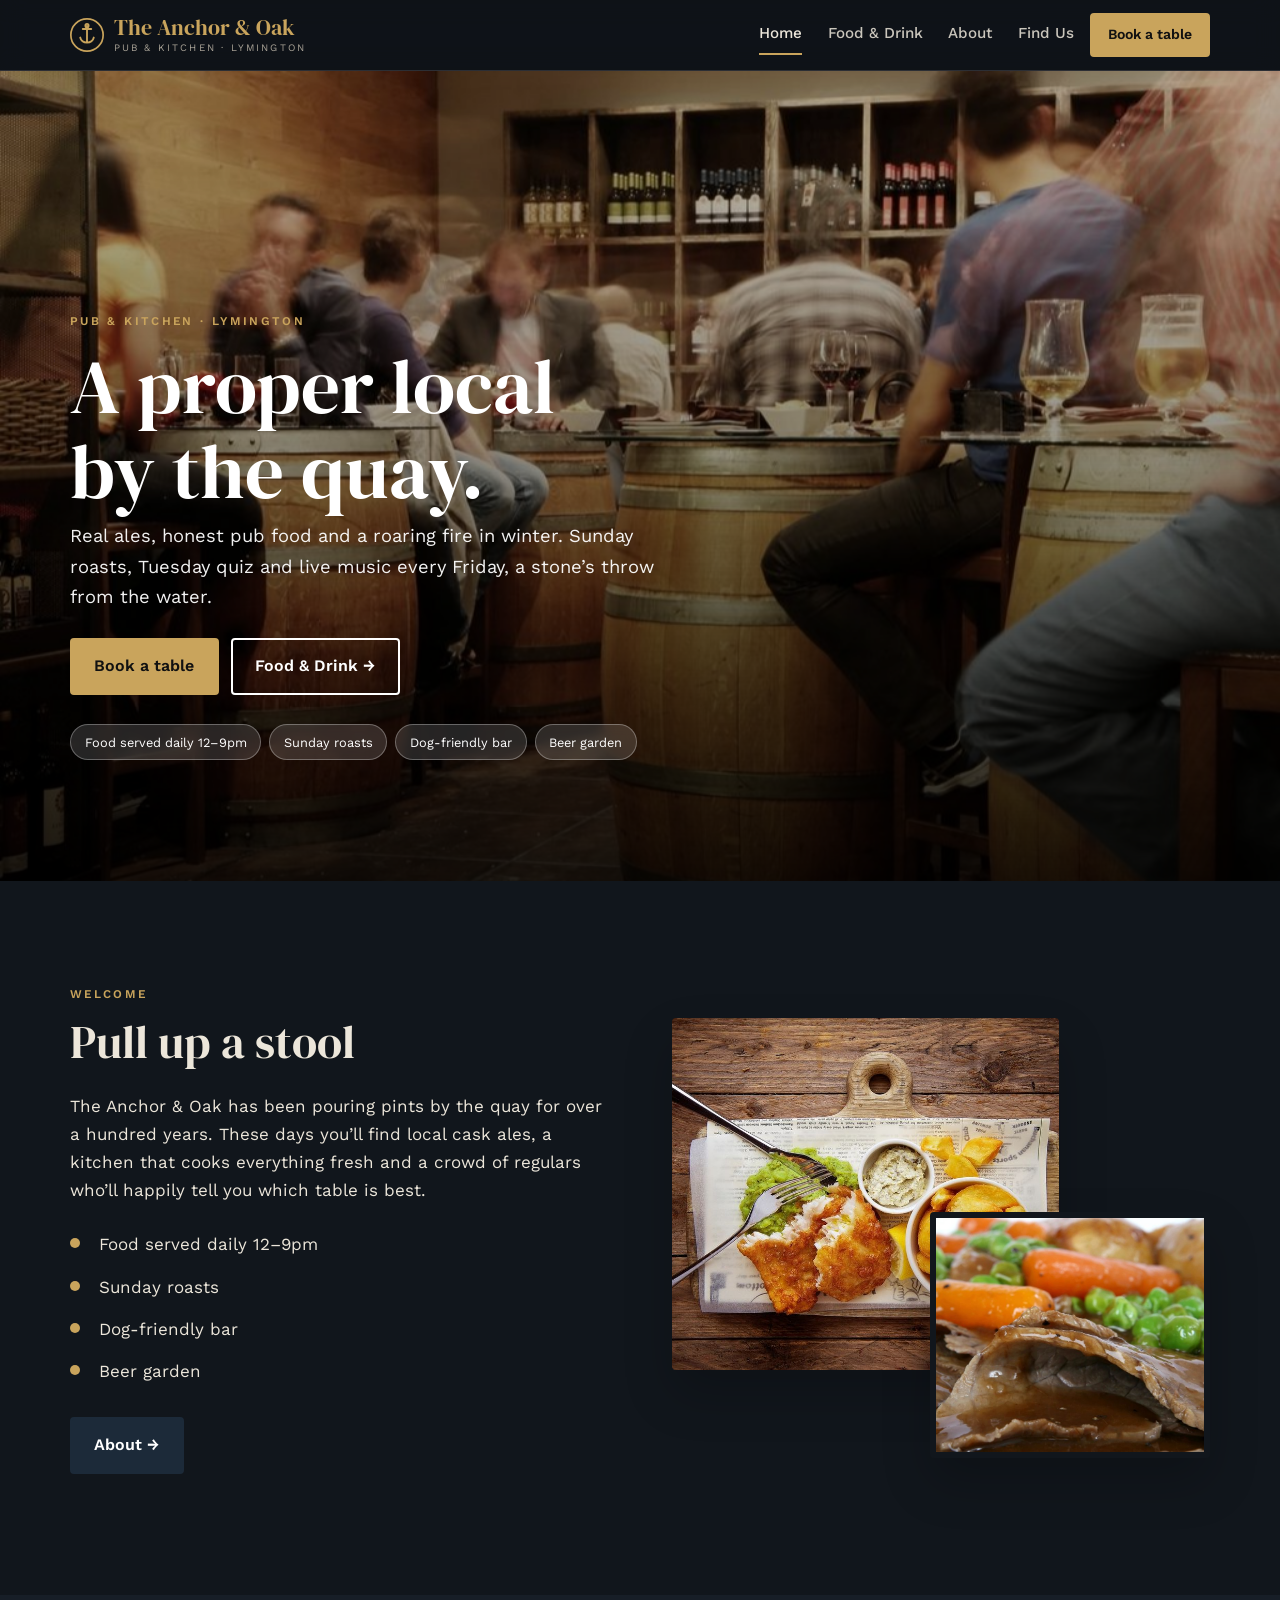
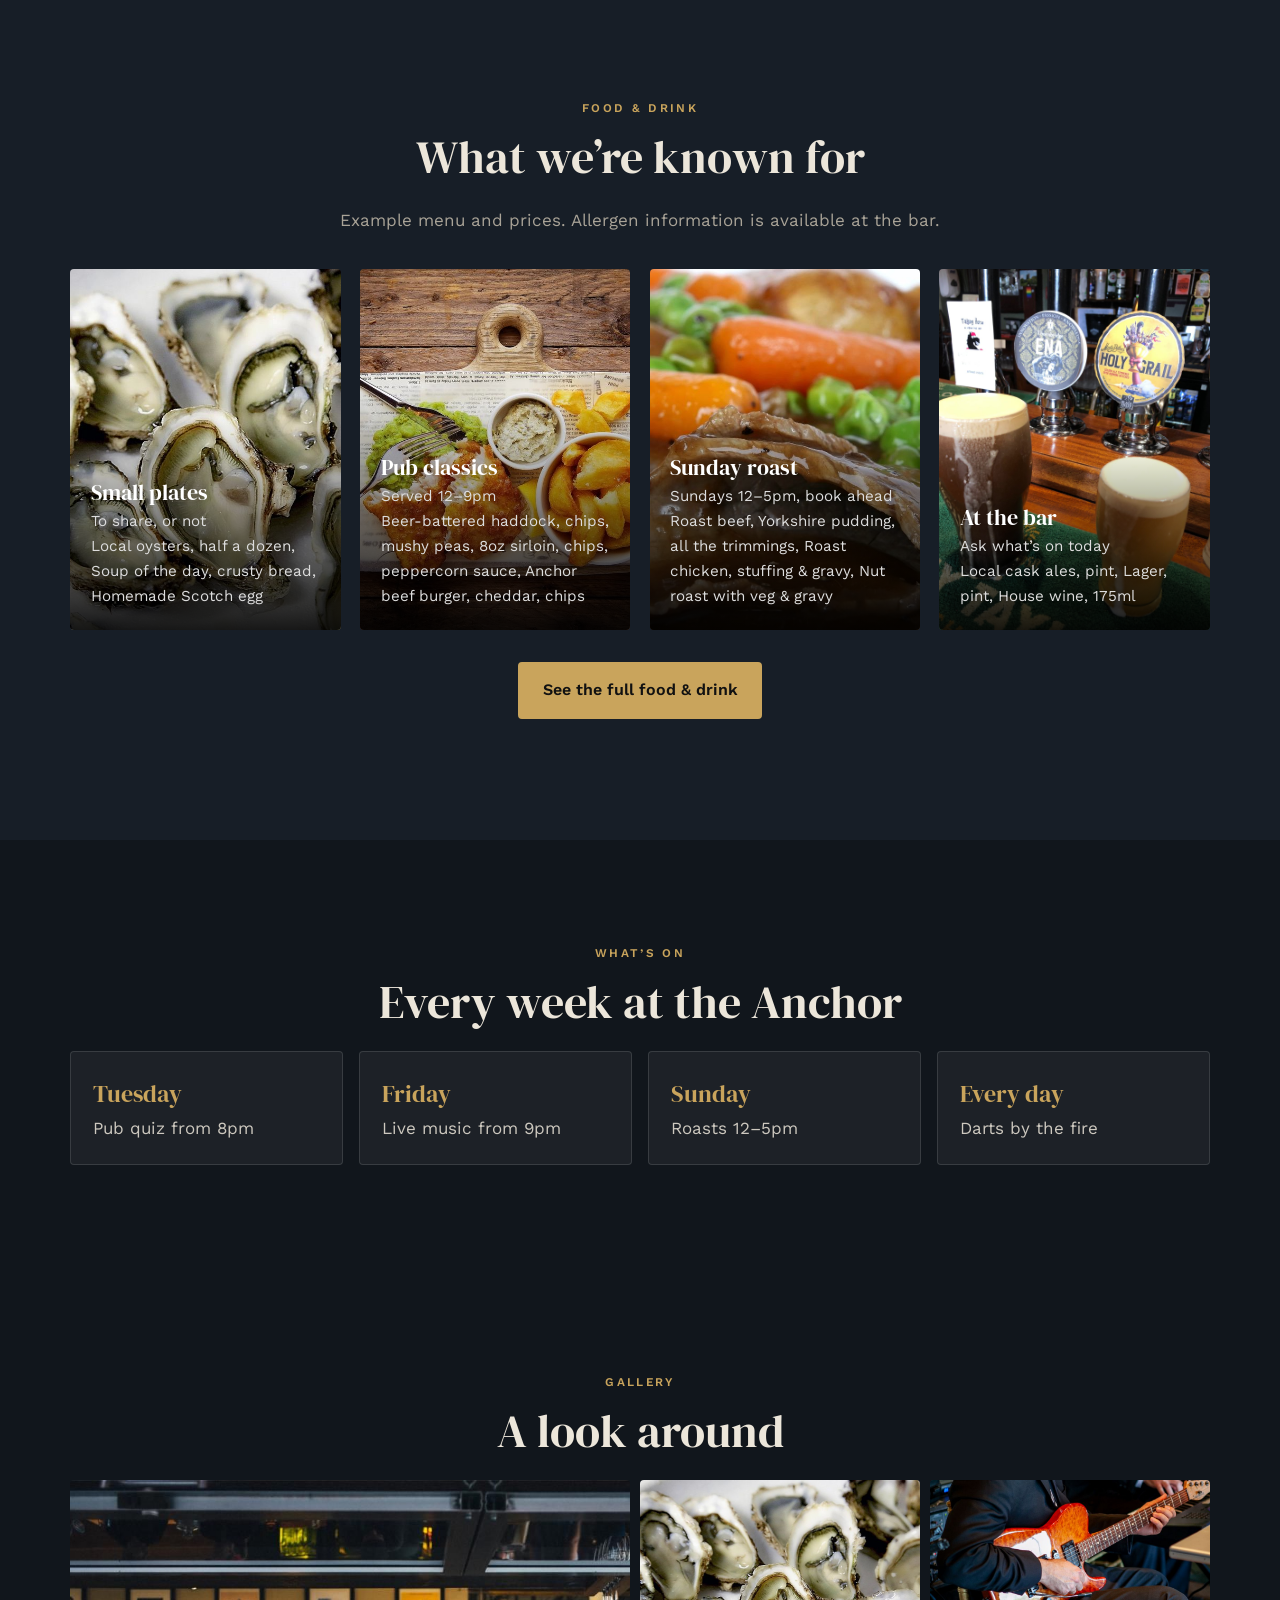
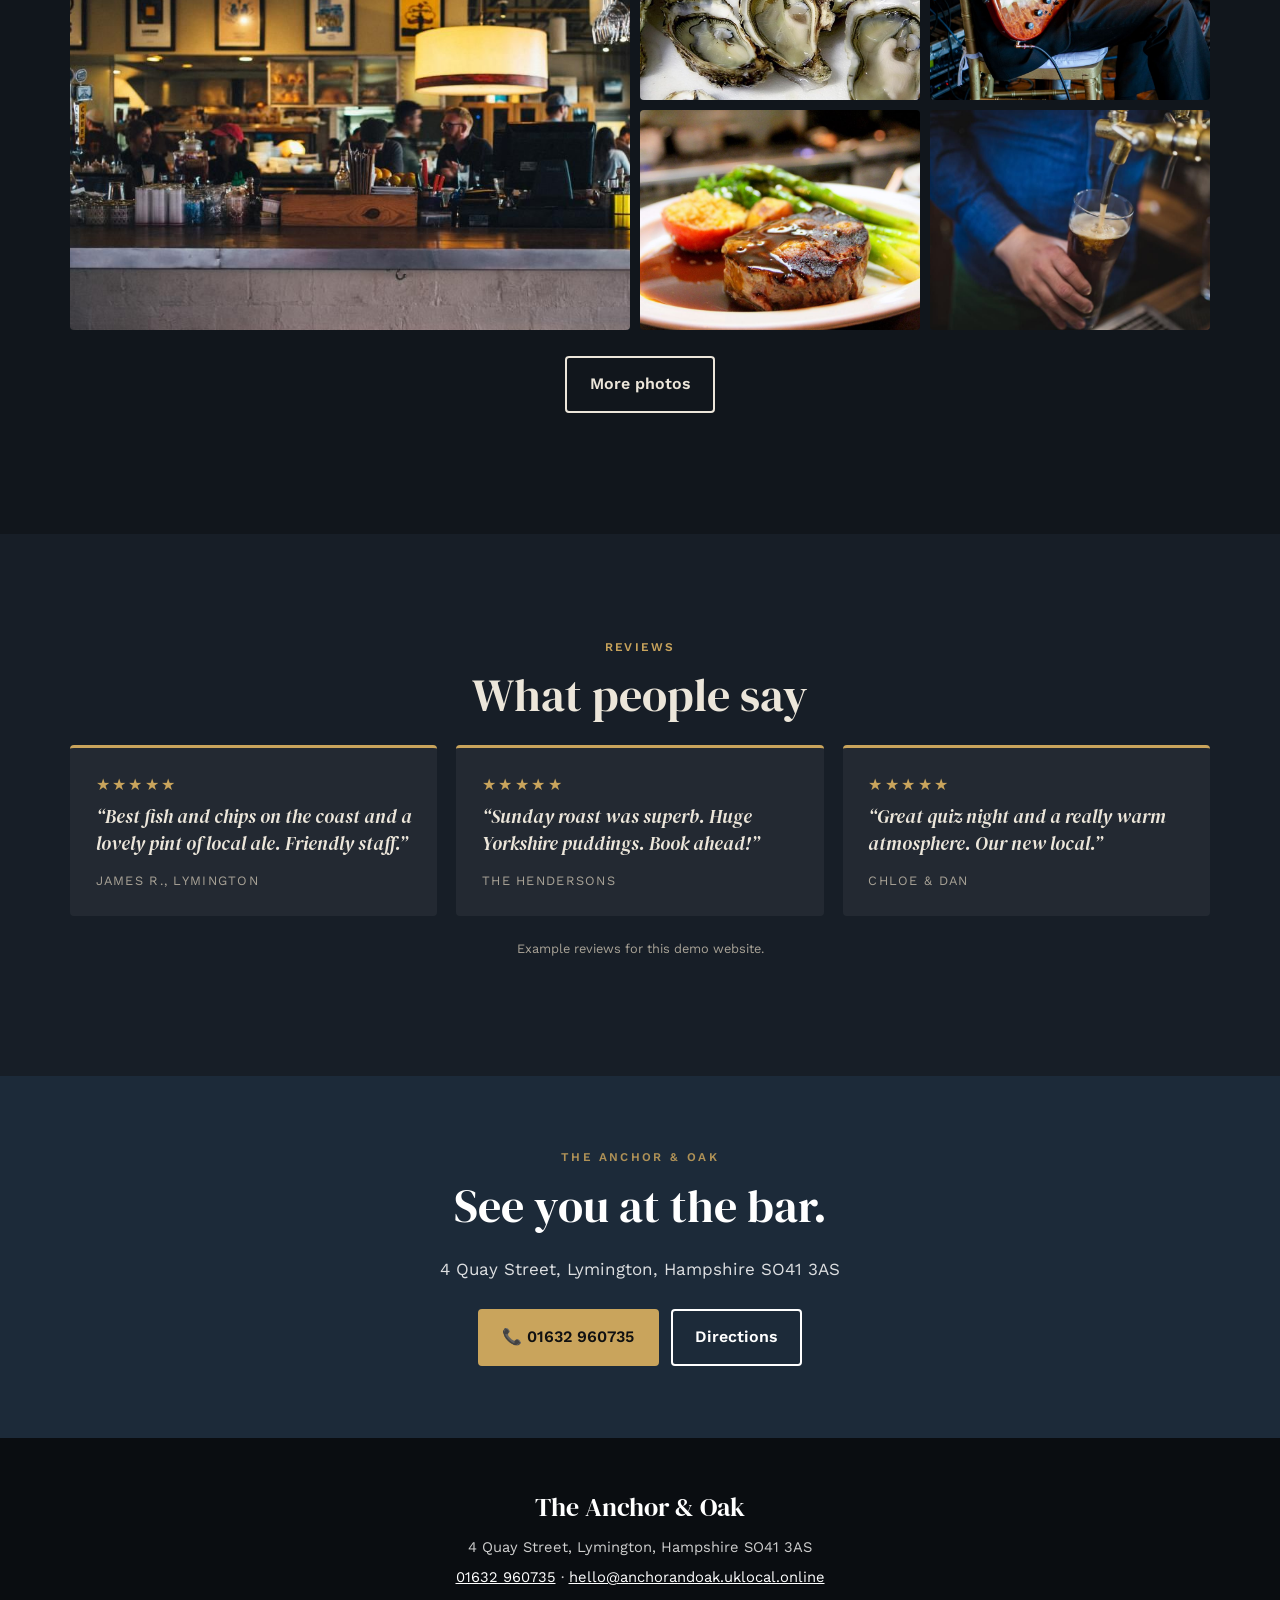
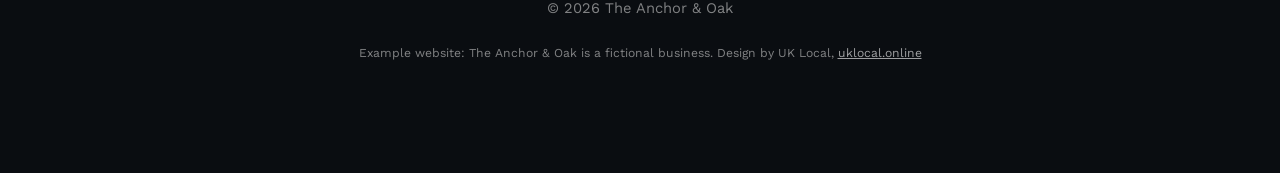
<file: index.html>
<!doctype html><html lang="en-GB"><head><meta charset="utf-8"><meta name="viewport" content="width=device-width,initial-scale=1">
<title>The Anchor &amp; Oak | Pub &amp; kitchen · Lymington</title><meta name="description" content="Real ales, honest pub food and a roaring fire in winter. Sunday roasts, Tuesday quiz and live music every Friday, a stone’s throw from the water."><meta name="robots" content="noindex"><meta name="theme-color" content="#1c2a39">
<meta property="og:title" content="The Anchor &amp; Oak"><meta property="og:description" content="Real ales, honest pub food and a roaring fire in winter. Sunday roasts, Tuesday quiz and live music every Friday, a stone’s throw from the water."><meta property="og:image" content="https://anchorandoak.uklocal.online/assets/images/b058.jpg">
<link rel="icon" href="data:image/svg+xml,%3Csvg%20viewBox%3D%220%200%2040%2040%22%20xmlns%3D%22http%3A//www.w3.org/2000/svg%22%3E%3Ccircle%20cx%3D%2220%22%20cy%3D%2220%22%20r%3D%2219%22%20fill%3D%22none%22%20stroke%3D%22%23c9a45c%22%20stroke-width%3D%222%22/%3E%3Cpath%20d%3D%22M20%209v20M15%2013h10M12%2023c1%204%204%206%208%206s7-2%208-6%22%20fill%3D%22none%22%20stroke%3D%22%23c9a45c%22%20stroke-width%3D%222.2%22%20stroke-linecap%3D%22round%22/%3E%3Ccircle%20cx%3D%2220%22%20cy%3D%229%22%20r%3D%222%22%20fill%3D%22none%22%20stroke%3D%22%23c9a45c%22%20stroke-width%3D%222%22/%3E%3C/svg%3E">
<link rel="preconnect" href="https://fonts.googleapis.com"><link rel="preconnect" href="https://fonts.gstatic.com" crossorigin>
<link href="https://fonts.googleapis.com/css2?family=DM+Serif+Display&family=Work+Sans:wght@400;500;600;700&display=swap" rel="stylesheet"><link rel="stylesheet" href="css/styles.css"></head><body class="">
<header class="nav"><div class="wrap nav-in"><a class="brand" href="index.html"><svg viewBox="0 0 40 40" aria-hidden="true"><circle cx="20" cy="20" r="19" fill="none" stroke="var(--b)" stroke-width="2"/><path d="M20 9v20M15 13h10M12 23c1 4 4 6 8 6s7-2 8-6" fill="none" stroke="var(--b)" stroke-width="2.2" stroke-linecap="round"/><circle cx="20" cy="9" r="2" fill="none" stroke="var(--b)" stroke-width="2"/></svg><span><b>The Anchor &amp; Oak</b><small>Pub &amp; kitchen · Lymington</small></span></a>
<nav class="links" id="links"><a href="index.html" class=on>Home</a><a href="menu.html">Food &amp; Drink</a><a href="about.html">About</a><a href="visit.html">Find Us</a></nav><a class="btn sm" href="tel:+441632960735">Book a table</a><button class="burger" id="burger" aria-label="Menu"><span></span><span></span><span></span></button></div></header><main><section class="hero full"><img class="bgimg" src="assets/images/b058.jpg" alt="A full house"><div class="shade"></div><div class="wrap"><div class="hero-in rv"><p class="eyebrow">Pub &amp; kitchen · Lymington</p><h1>A proper local<br>by the quay.</h1><p class="lead">Real ales, honest pub food and a roaring fire in winter. Sunday roasts, Tuesday quiz and live music every Friday, a stone’s throw from the water.</p>
<div class="cta"><a class="btn" href="tel:+441632960735">Book a table</a><a class="btn ghost" style="color:#fff" href="menu.html">Food &amp; Drink →</a></div><div class="badges"><span>Food served daily 12–9pm</span><span>Sunday roasts</span><span>Dog-friendly bar</span><span>Beer garden</span></div></div></div></section><section class="s"><div class="wrap two"><div class="rv"><p class="eyebrow">Welcome</p><h2>Pull up a stool</h2><p>The Anchor &amp; Oak has been pouring pints by the quay for over a hundred years. These days you’ll find local cask ales, a kitchen that cooks everything fresh and a crowd of regulars who’ll happily tell you which table is best.</p><ul class="ticks"><li>Food served daily 12–9pm</li><li>Sunday roasts</li><li>Dog-friendly bar</li><li>Beer garden</li></ul><p style="margin-top:1.5rem"><a class="btn alt" href="about.html">About →</a></p></div>
<figure class="stack rv"><img class="a1" src="assets/images/b008.jpg" alt="Fish &amp; chips" loading="lazy"><img class="a2" src="assets/images/b026.jpg" alt="The Sunday roast" loading="lazy"></figure></div></section><section class="s alt"><div class="wrap"><p class="eyebrow center">Food &amp; Drink</p><h2 class="center">What we’re known for</h2><p class="center sub">Example menu and prices. Allergen information is available at the bar.</p><div class="feats ov"><article class="feat rv"><img src="assets/images/b145.jpg" alt="Small plates" loading="lazy"><div><h3>Small plates</h3><p>To share, or not</p><p>Local oysters, half a dozen, Soup of the day, crusty bread, Homemade Scotch egg</p></div></article><article class="feat rv"><img src="assets/images/b008.jpg" alt="Pub classics" loading="lazy"><div><h3>Pub classics</h3><p>Served 12–9pm</p><p>Beer-battered haddock, chips, mushy peas, 8oz sirloin, chips, peppercorn sauce, Anchor beef burger, cheddar, chips</p></div></article><article class="feat rv"><img src="assets/images/b026.jpg" alt="Sunday roast" loading="lazy"><div><h3>Sunday roast</h3><p>Sundays 12–5pm, book ahead</p><p>Roast beef, Yorkshire pudding, all the trimmings, Roast chicken, stuffing &amp; gravy, Nut roast with veg &amp; gravy</p></div></article><article class="feat rv"><img src="assets/images/011.jpg" alt="At the bar" loading="lazy"><div><h3>At the bar</h3><p>Ask what’s on today</p><p>Local cask ales, pint, Lager, pint, House wine, 175ml</p></div></article></div><p class="center" style="margin-top:2rem"><a class="btn" href="menu.html">See the full food &amp; drink</a></p></div></section><section class="s"><div class="wrap"><p class="eyebrow center">What’s on</p><h2 class="center">Every week at the Anchor</h2><div class="events"><div class="ev rv"><b>Tuesday</b><span>Pub quiz from 8pm</span></div><div class="ev rv"><b>Friday</b><span>Live music from 9pm</span></div><div class="ev rv"><b>Sunday</b><span>Roasts 12–5pm</span></div><div class="ev rv"><b>Every day</b><span>Darts by the fire</span></div></div></div></section><section class="s"><div class="wrap"><p class="eyebrow center">Gallery</p><h2 class="center">A look around</h2><div class="strip rv"><a href="assets/images/060.jpg" data-lb="Inside the pub"><img src="assets/images/060.jpg" alt="Inside the pub" loading="lazy"></a><a href="assets/images/b145.jpg" data-lb="Local oysters"><img src="assets/images/b145.jpg" alt="Local oysters" loading="lazy"></a><a href="assets/images/105.jpg" data-lb="Live music on Fridays"><img src="assets/images/105.jpg" alt="Live music on Fridays" loading="lazy"></a><a href="assets/images/074.jpg" data-lb="Steak night"><img src="assets/images/074.jpg" alt="Steak night" loading="lazy"></a><a href="assets/images/013.jpg" data-lb="Pouring a fresh one"><img src="assets/images/013.jpg" alt="Pouring a fresh one" loading="lazy"></a></div><p class="center" style="margin-top:1.6rem"><a class="btn ghost" href="about.html#gallery">More photos</a></div></section><section class="s alt"><div class="wrap"><p class="eyebrow center">Reviews</p><h2 class="center">What people say</h2><div class="quotes"><blockquote class="rv"><span class="stars">★★★★★</span>“Best fish and chips on the coast and a lovely pint of local ale. Friendly staff.”<cite>James R., Lymington</cite></blockquote><blockquote class="rv"><span class="stars">★★★★★</span>“Sunday roast was superb. Huge Yorkshire puddings. Book ahead!”<cite>The Hendersons</cite></blockquote><blockquote class="rv"><span class="stars">★★★★★</span>“Great quiz night and a really warm atmosphere. Our new local.”<cite>Chloe &amp; Dan</cite></blockquote></div><p class="exnote">Example reviews for this demo website.</p></div></section><section class="band"><div class="wrap rv"><p class="eyebrow" style="color:var(--b)">The Anchor &amp; Oak</p><h2>See you at the bar.</h2><p>4 Quay Street, Lymington, Hampshire SO41 3AS</p>
<div class="cta"><a class="btn" href="tel:+441632960735">📞 01632 960735</a><a class="btn ghost" style="color:#fff" href="https://www.google.com/maps/search/?api=1&query=Quay+Street%2C+Lymington%2C+Hampshire">Directions</a></div></div></section></main>
<footer class="foot"><div class="wrap"><b>The Anchor &amp; Oak</b><p>4 Quay Street, Lymington, Hampshire SO41 3AS</p>
<p><a href="tel:+441632960735">01632 960735</a> · <a href="mailto:hello@anchorandoak.uklocal.online">hello@anchorandoak.uklocal.online</a></p><p style="opacity:.6">© 2026 The Anchor &amp; Oak</p>
<p class="ex">Example website: The Anchor &amp; Oak is a fictional business. Design by UK Local, <a href="https://uklocal.online/">uklocal.online</a></p></div></footer>
<div class="mbar"><a class="call" href="tel:+441632960735">📞 Call</a><a href="mailto:hello@anchorandoak.uklocal.online">✉️ Email</a><a href="https://www.google.com/maps/search/?api=1&query=Quay+Street%2C+Lymington%2C+Hampshire">📍 Map</a></div>
<div class="lb" id="lb"><button aria-label="Close">×</button><img alt=""><p></p></div><script src="js/main.js"></script></body></html>
</file>
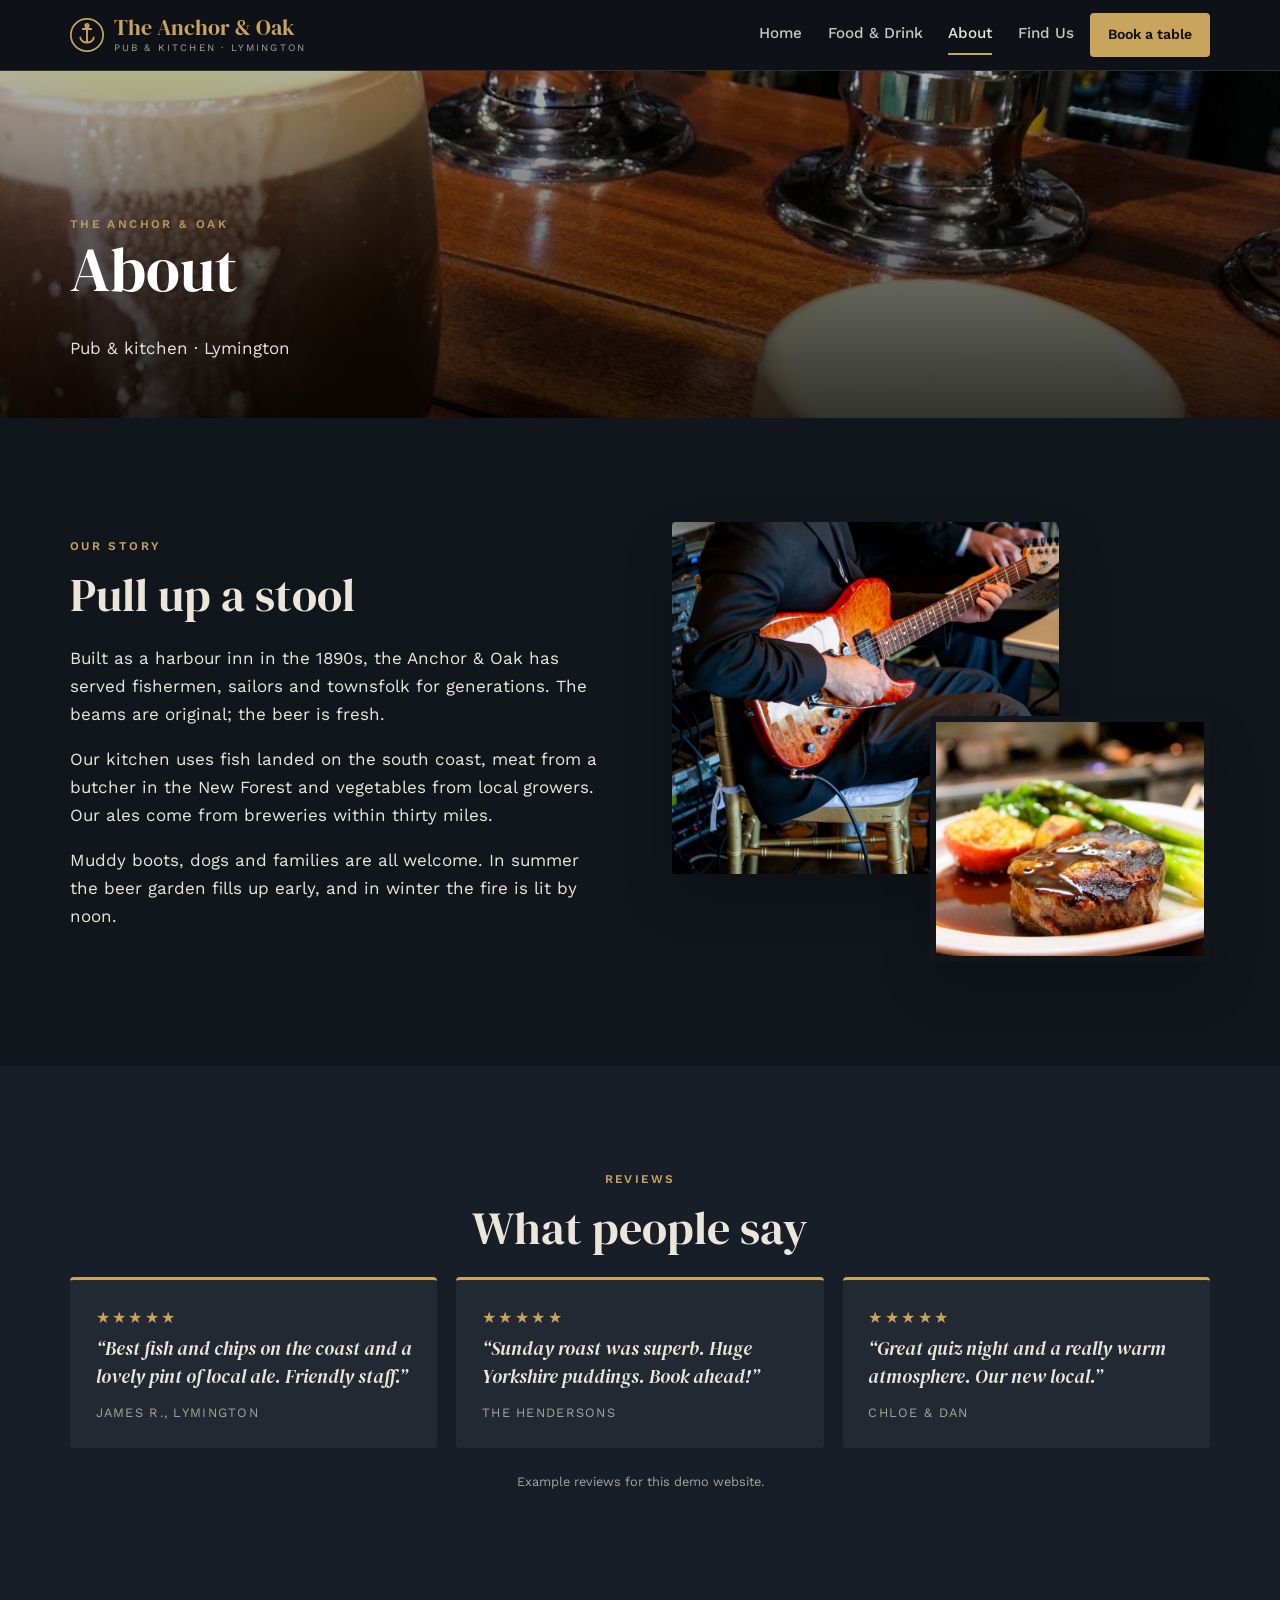
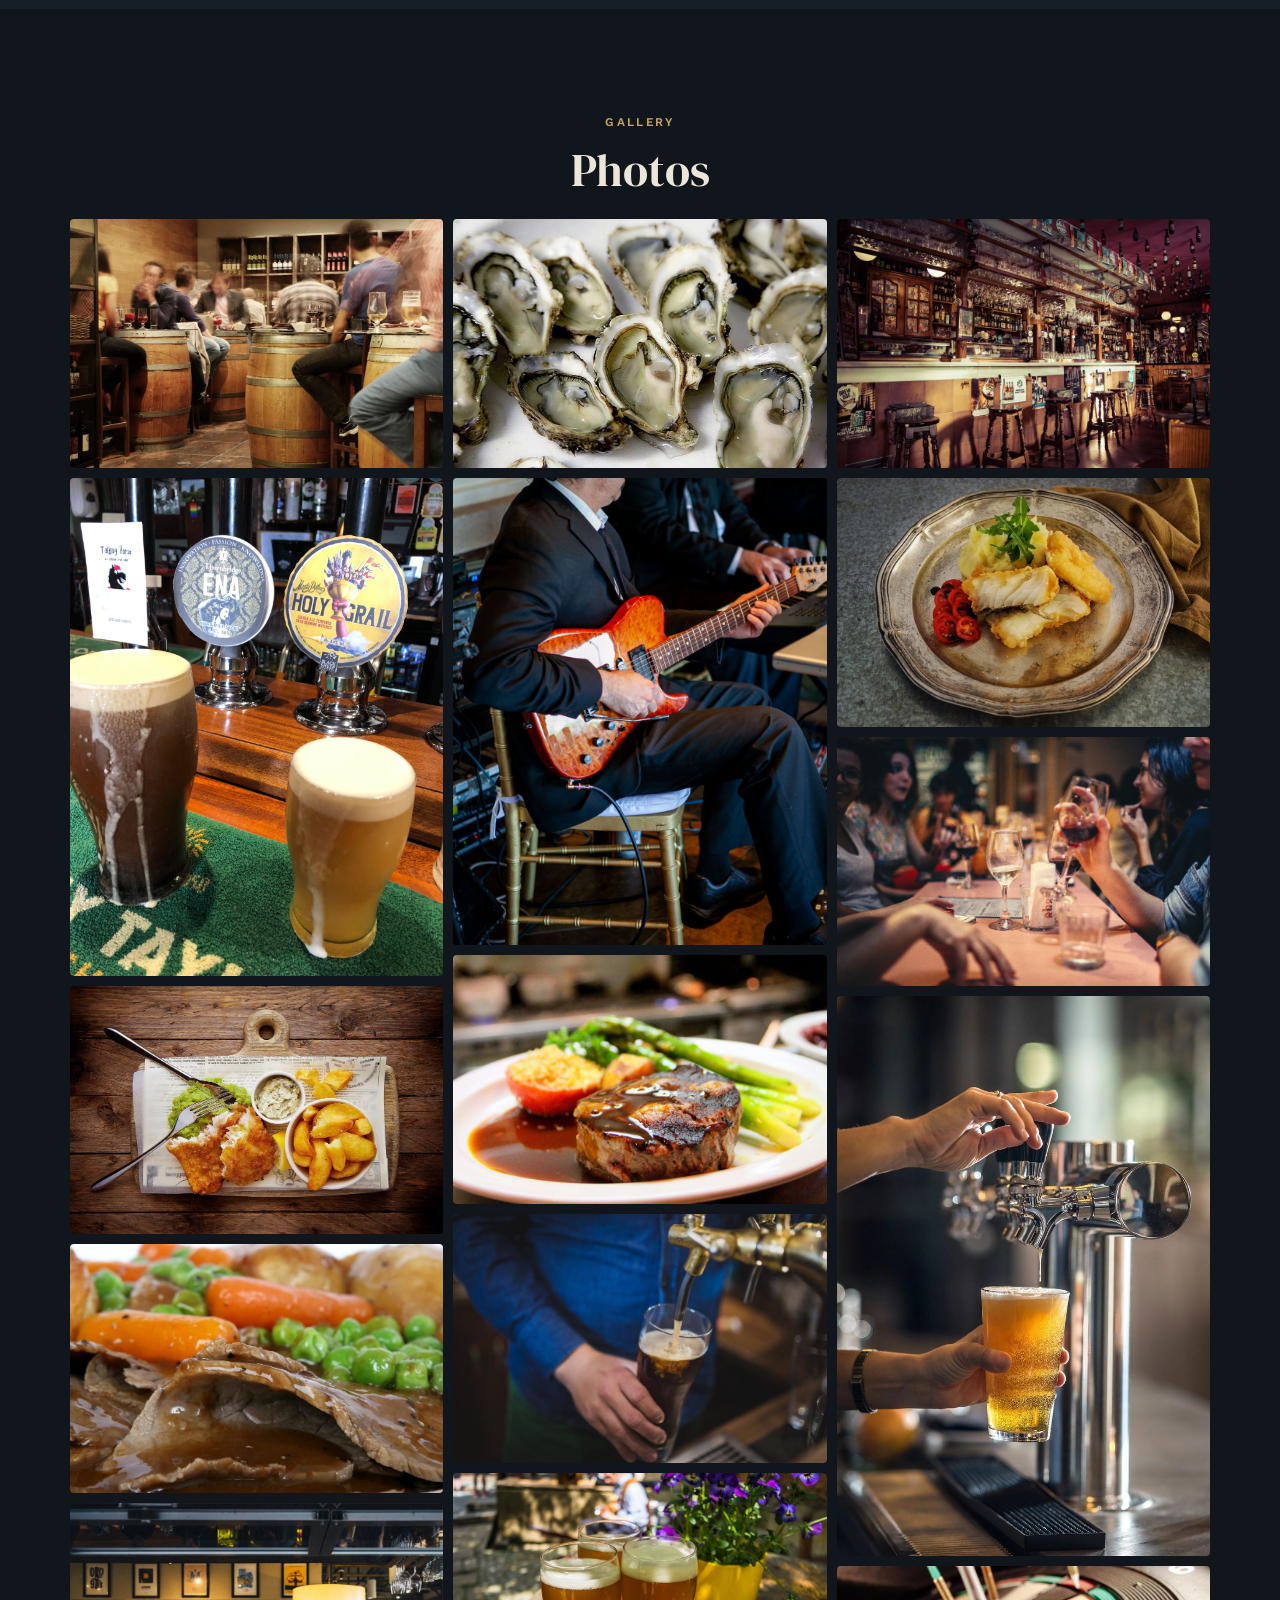
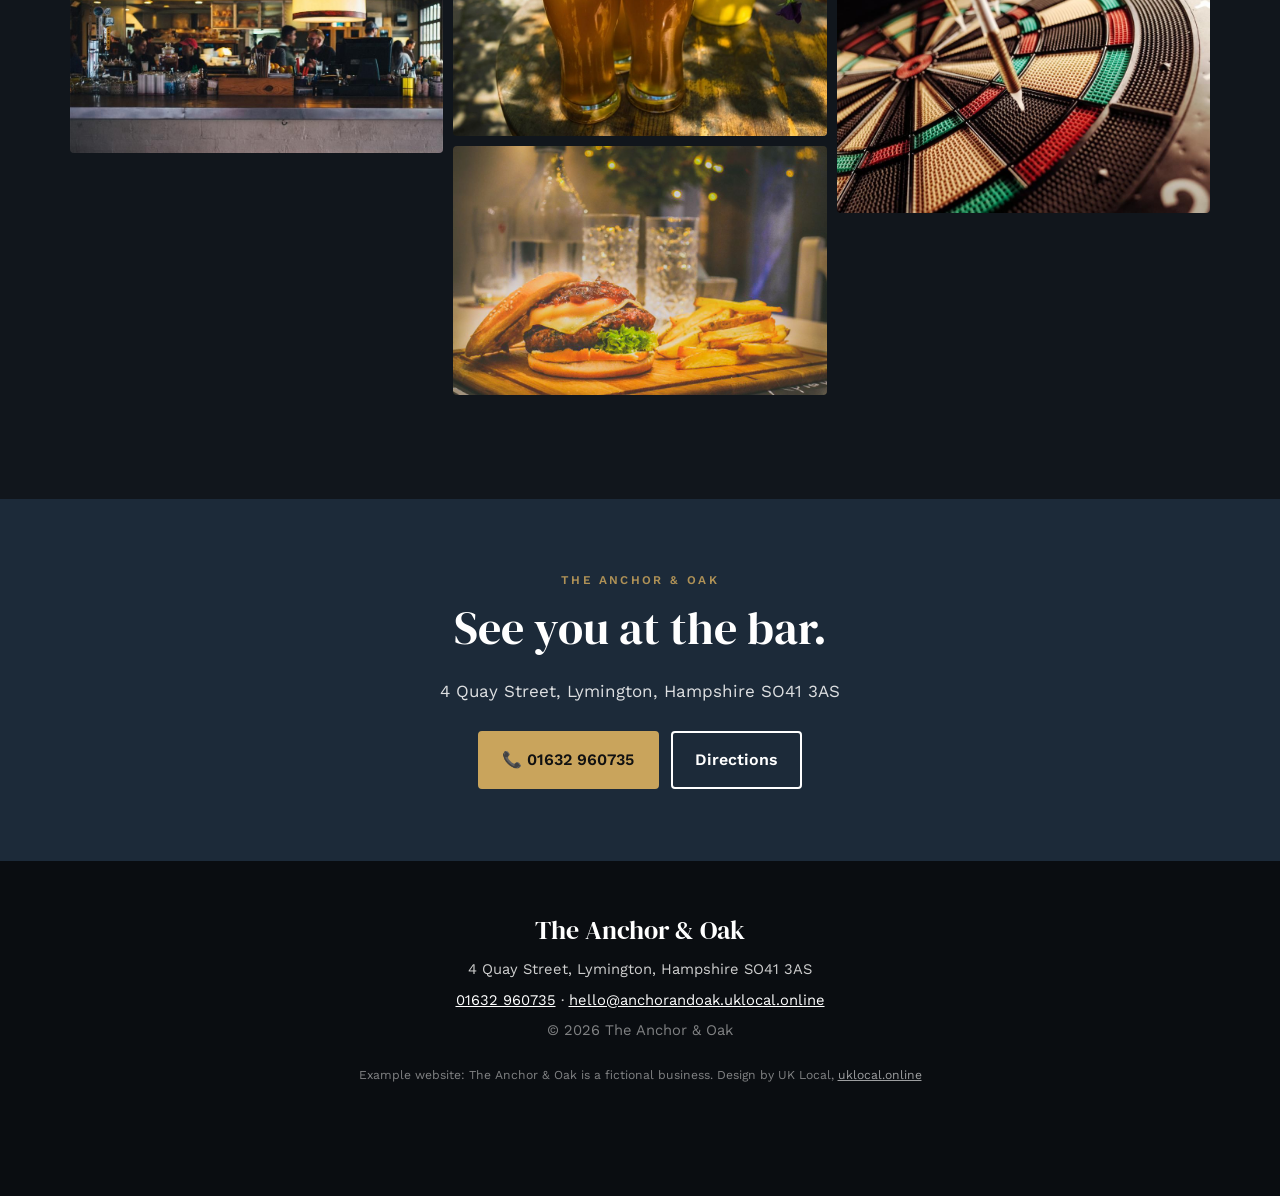
<file: about.html>
<!doctype html><html lang="en-GB"><head><meta charset="utf-8"><meta name="viewport" content="width=device-width,initial-scale=1">
<title>About | The Anchor &amp; Oak</title><meta name="description" content="Built as a harbour inn in the 1890s, the Anchor &amp; Oak has served fishermen, sailors and townsfolk for generations. The beams are original; the beer is fresh."><meta name="robots" content="noindex"><meta name="theme-color" content="#1c2a39">
<meta property="og:title" content="The Anchor &amp; Oak"><meta property="og:description" content="Built as a harbour inn in the 1890s, the Anchor &amp; Oak has served fishermen, sailors and townsfolk for generations. The beams are original; the beer is fresh."><meta property="og:image" content="https://anchorandoak.uklocal.online/assets/images/b058.jpg">
<link rel="icon" href="data:image/svg+xml,%3Csvg%20viewBox%3D%220%200%2040%2040%22%20xmlns%3D%22http%3A//www.w3.org/2000/svg%22%3E%3Ccircle%20cx%3D%2220%22%20cy%3D%2220%22%20r%3D%2219%22%20fill%3D%22none%22%20stroke%3D%22%23c9a45c%22%20stroke-width%3D%222%22/%3E%3Cpath%20d%3D%22M20%209v20M15%2013h10M12%2023c1%204%204%206%208%206s7-2%208-6%22%20fill%3D%22none%22%20stroke%3D%22%23c9a45c%22%20stroke-width%3D%222.2%22%20stroke-linecap%3D%22round%22/%3E%3Ccircle%20cx%3D%2220%22%20cy%3D%229%22%20r%3D%222%22%20fill%3D%22none%22%20stroke%3D%22%23c9a45c%22%20stroke-width%3D%222%22/%3E%3C/svg%3E">
<link rel="preconnect" href="https://fonts.googleapis.com"><link rel="preconnect" href="https://fonts.gstatic.com" crossorigin>
<link href="https://fonts.googleapis.com/css2?family=DM+Serif+Display&family=Work+Sans:wght@400;500;600;700&display=swap" rel="stylesheet"><link rel="stylesheet" href="css/styles.css"></head><body class="">
<header class="nav"><div class="wrap nav-in"><a class="brand" href="index.html"><svg viewBox="0 0 40 40" aria-hidden="true"><circle cx="20" cy="20" r="19" fill="none" stroke="var(--b)" stroke-width="2"/><path d="M20 9v20M15 13h10M12 23c1 4 4 6 8 6s7-2 8-6" fill="none" stroke="var(--b)" stroke-width="2.2" stroke-linecap="round"/><circle cx="20" cy="9" r="2" fill="none" stroke="var(--b)" stroke-width="2"/></svg><span><b>The Anchor &amp; Oak</b><small>Pub &amp; kitchen · Lymington</small></span></a>
<nav class="links" id="links"><a href="index.html">Home</a><a href="menu.html">Food &amp; Drink</a><a href="about.html" class=on>About</a><a href="visit.html">Find Us</a></nav><a class="btn sm" href="tel:+441632960735">Book a table</a><button class="burger" id="burger" aria-label="Menu"><span></span><span></span><span></span></button></div></header><main><section class="phero"><img src="assets/images/011.jpg" alt=""><div class="shade"></div><div class="wrap rv"><p class="eyebrow">The Anchor &amp; Oak</p><h1>About</h1><p>Pub &amp; kitchen · Lymington</p></div></section>
<section class="s"><div class="wrap two"><div class="rv"><p class="eyebrow">Our story</p><h2>Pull up a stool</h2><p>Built as a harbour inn in the 1890s, the Anchor &amp; Oak has served fishermen, sailors and townsfolk for generations. The beams are original; the beer is fresh.</p><p>Our kitchen uses fish landed on the south coast, meat from a butcher in the New Forest and vegetables from local growers. Our ales come from breweries within thirty miles.</p><p>Muddy boots, dogs and families are all welcome. In summer the beer garden fills up early, and in winter the fire is lit by noon.</p></div><figure class="stack rv"><img class="a1" src="assets/images/105.jpg" alt="Live music on Fridays" loading="lazy"><img class="a2" src="assets/images/074.jpg" alt="Steak night" loading="lazy"></figure></div></section>
<section class="s alt"><div class="wrap"><p class="eyebrow center">Reviews</p><h2 class="center">What people say</h2><div class="quotes"><blockquote class="rv"><span class="stars">★★★★★</span>“Best fish and chips on the coast and a lovely pint of local ale. Friendly staff.”<cite>James R., Lymington</cite></blockquote><blockquote class="rv"><span class="stars">★★★★★</span>“Sunday roast was superb. Huge Yorkshire puddings. Book ahead!”<cite>The Hendersons</cite></blockquote><blockquote class="rv"><span class="stars">★★★★★</span>“Great quiz night and a really warm atmosphere. Our new local.”<cite>Chloe &amp; Dan</cite></blockquote></div><p class="exnote">Example reviews for this demo website.</p></div></section><section class="s" id="gallery"><div class="wrap"><p class="eyebrow center">Gallery</p><h2 class="center">Photos</h2><div class="gal"><a href="assets/images/b058.jpg" data-lb="A full house"><img src="assets/images/b058.jpg" alt="A full house" loading="lazy"></a><a href="assets/images/011.jpg" data-lb="Pints on the bar"><img src="assets/images/011.jpg" alt="Pints on the bar" loading="lazy"></a><a href="assets/images/b008.jpg" data-lb="Fish &amp; chips"><img src="assets/images/b008.jpg" alt="Fish &amp; chips" loading="lazy"></a><a href="assets/images/b026.jpg" data-lb="The Sunday roast"><img src="assets/images/b026.jpg" alt="The Sunday roast" loading="lazy"></a><a href="assets/images/060.jpg" data-lb="Inside the pub"><img src="assets/images/060.jpg" alt="Inside the pub" loading="lazy"></a><a href="assets/images/b145.jpg" data-lb="Local oysters"><img src="assets/images/b145.jpg" alt="Local oysters" loading="lazy"></a><a href="assets/images/105.jpg" data-lb="Live music on Fridays"><img src="assets/images/105.jpg" alt="Live music on Fridays" loading="lazy"></a><a href="assets/images/074.jpg" data-lb="Steak night"><img src="assets/images/074.jpg" alt="Steak night" loading="lazy"></a><a href="assets/images/013.jpg" data-lb="Pouring a fresh one"><img src="assets/images/013.jpg" alt="Pouring a fresh one" loading="lazy"></a><a href="assets/images/b087.jpg" data-lb="Afternoon in the beer garden"><img src="assets/images/b087.jpg" alt="Afternoon in the beer garden" loading="lazy"></a><a href="assets/images/039.jpg" data-lb="The Anchor burger"><img src="assets/images/039.jpg" alt="The Anchor burger" loading="lazy"></a><a href="assets/images/053.jpg" data-lb="The back bar"><img src="assets/images/053.jpg" alt="The back bar" loading="lazy"></a><a href="assets/images/b006.jpg" data-lb="Fresh fish, crisp batter"><img src="assets/images/b006.jpg" alt="Fresh fish, crisp batter" loading="lazy"></a><a href="assets/images/051.jpg" data-lb="Friends around the table"><img src="assets/images/051.jpg" alt="Friends around the table" loading="lazy"></a><a href="assets/images/b091.jpg" data-lb="On tap"><img src="assets/images/b091.jpg" alt="On tap" loading="lazy"></a><a href="assets/images/b051.jpg" data-lb="Darts by the fire"><img src="assets/images/b051.jpg" alt="Darts by the fire" loading="lazy"></a></div></div></section><section class="band"><div class="wrap rv"><p class="eyebrow" style="color:var(--b)">The Anchor &amp; Oak</p><h2>See you at the bar.</h2><p>4 Quay Street, Lymington, Hampshire SO41 3AS</p>
<div class="cta"><a class="btn" href="tel:+441632960735">📞 01632 960735</a><a class="btn ghost" style="color:#fff" href="https://www.google.com/maps/search/?api=1&query=Quay+Street%2C+Lymington%2C+Hampshire">Directions</a></div></div></section></main>
<footer class="foot"><div class="wrap"><b>The Anchor &amp; Oak</b><p>4 Quay Street, Lymington, Hampshire SO41 3AS</p>
<p><a href="tel:+441632960735">01632 960735</a> · <a href="mailto:hello@anchorandoak.uklocal.online">hello@anchorandoak.uklocal.online</a></p><p style="opacity:.6">© 2026 The Anchor &amp; Oak</p>
<p class="ex">Example website: The Anchor &amp; Oak is a fictional business. Design by UK Local, <a href="https://uklocal.online/">uklocal.online</a></p></div></footer>
<div class="mbar"><a class="call" href="tel:+441632960735">📞 Call</a><a href="mailto:hello@anchorandoak.uklocal.online">✉️ Email</a><a href="https://www.google.com/maps/search/?api=1&query=Quay+Street%2C+Lymington%2C+Hampshire">📍 Map</a></div>
<div class="lb" id="lb"><button aria-label="Close">×</button><img alt=""><p></p></div><script src="js/main.js"></script></body></html>
</file>
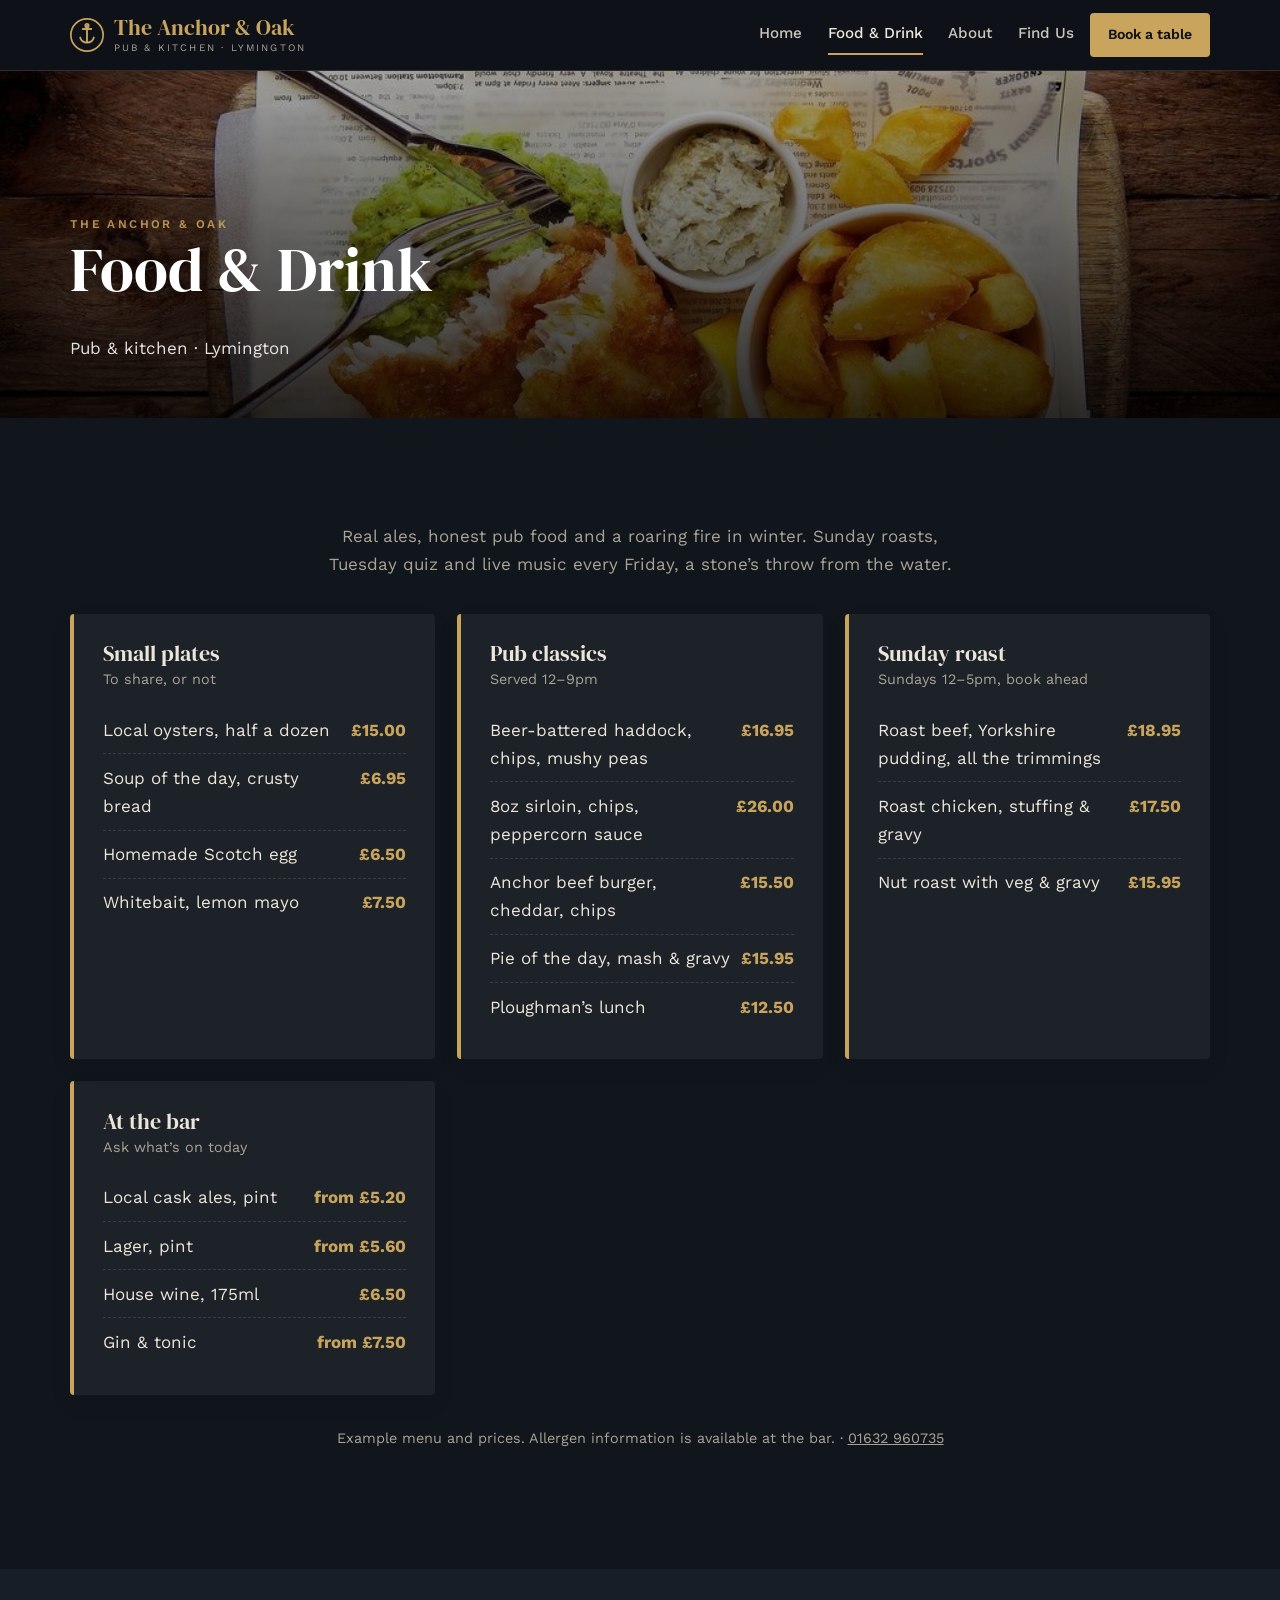
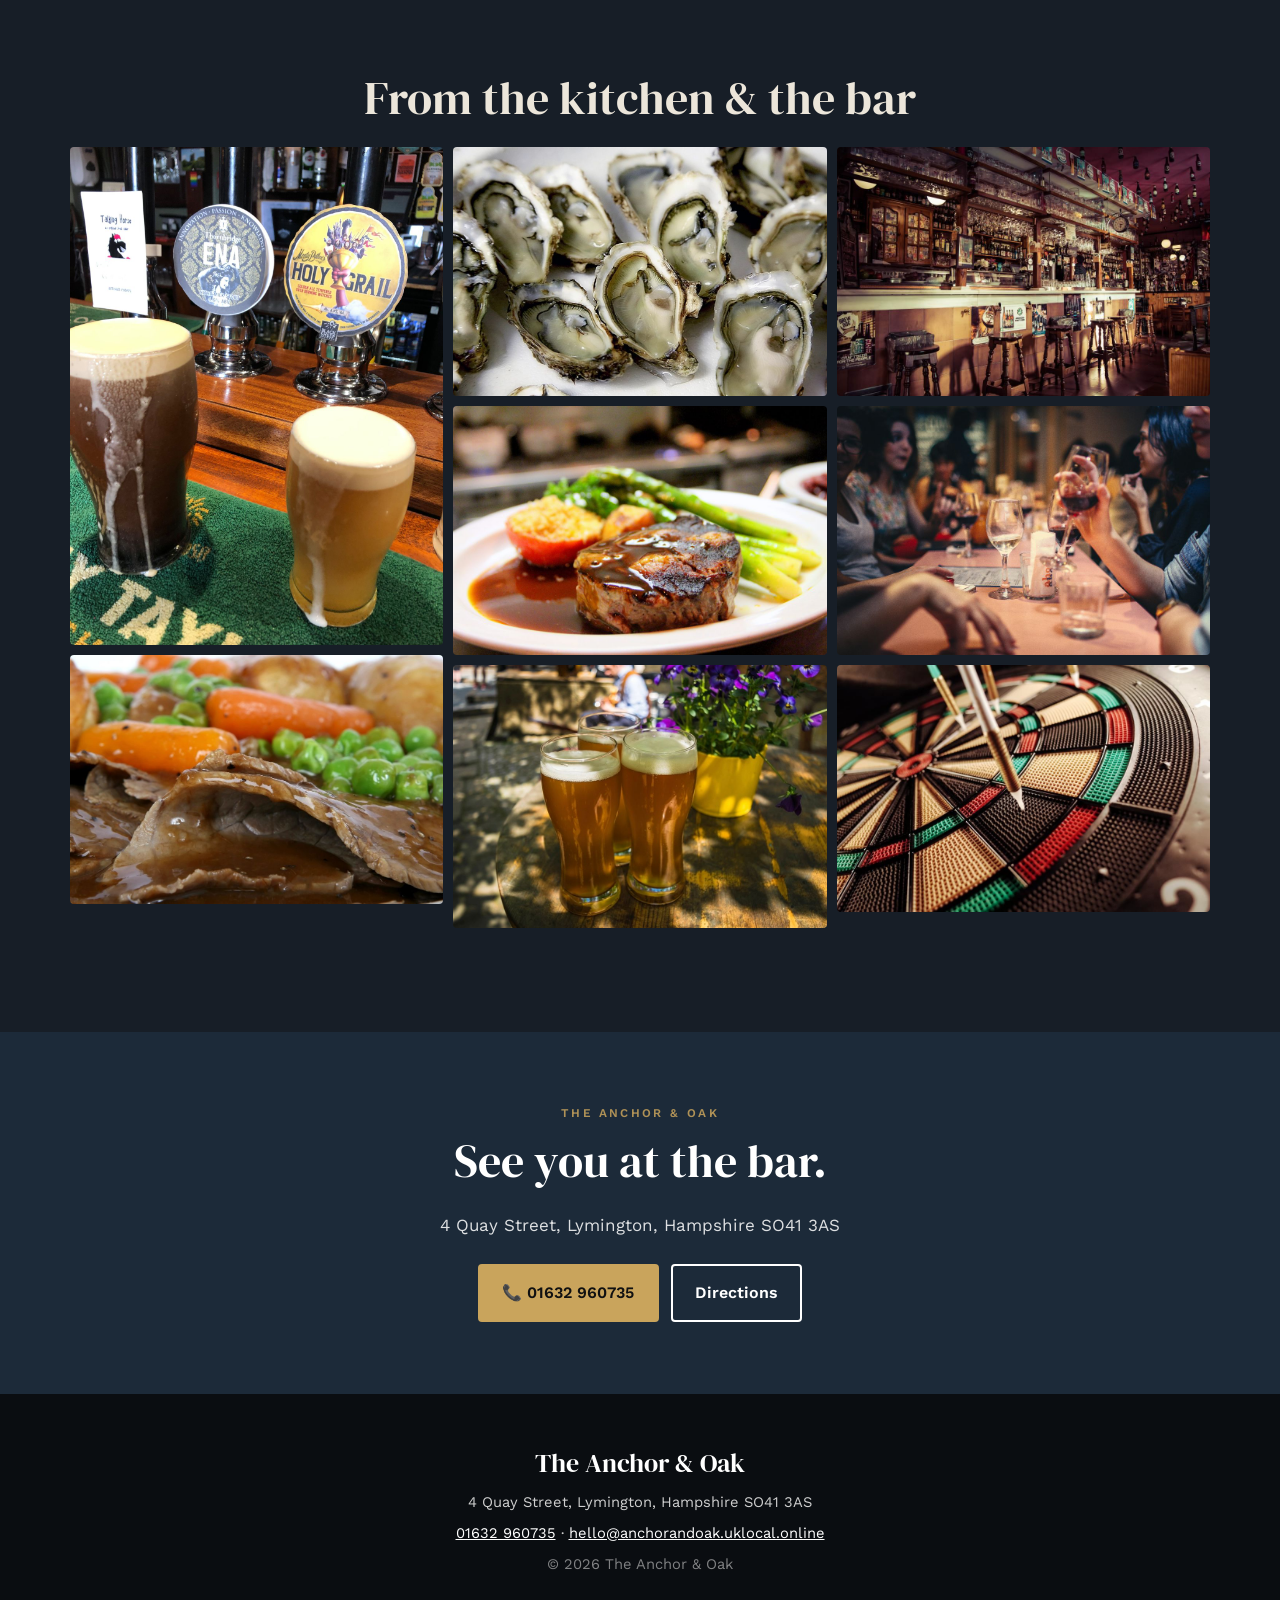
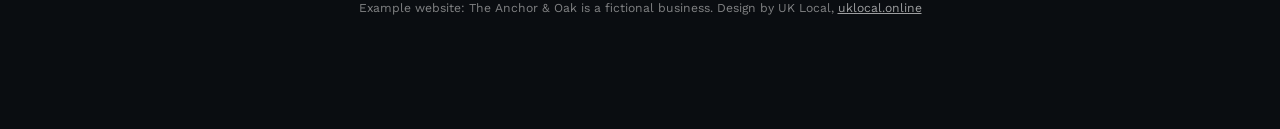
<file: menu.html>
<!doctype html><html lang="en-GB"><head><meta charset="utf-8"><meta name="viewport" content="width=device-width,initial-scale=1">
<title>Food &amp; Drink | The Anchor &amp; Oak</title><meta name="description" content="Example menu and prices. Allergen information is available at the bar."><meta name="robots" content="noindex"><meta name="theme-color" content="#1c2a39">
<meta property="og:title" content="The Anchor &amp; Oak"><meta property="og:description" content="Example menu and prices. Allergen information is available at the bar."><meta property="og:image" content="https://anchorandoak.uklocal.online/assets/images/b058.jpg">
<link rel="icon" href="data:image/svg+xml,%3Csvg%20viewBox%3D%220%200%2040%2040%22%20xmlns%3D%22http%3A//www.w3.org/2000/svg%22%3E%3Ccircle%20cx%3D%2220%22%20cy%3D%2220%22%20r%3D%2219%22%20fill%3D%22none%22%20stroke%3D%22%23c9a45c%22%20stroke-width%3D%222%22/%3E%3Cpath%20d%3D%22M20%209v20M15%2013h10M12%2023c1%204%204%206%208%206s7-2%208-6%22%20fill%3D%22none%22%20stroke%3D%22%23c9a45c%22%20stroke-width%3D%222.2%22%20stroke-linecap%3D%22round%22/%3E%3Ccircle%20cx%3D%2220%22%20cy%3D%229%22%20r%3D%222%22%20fill%3D%22none%22%20stroke%3D%22%23c9a45c%22%20stroke-width%3D%222%22/%3E%3C/svg%3E">
<link rel="preconnect" href="https://fonts.googleapis.com"><link rel="preconnect" href="https://fonts.gstatic.com" crossorigin>
<link href="https://fonts.googleapis.com/css2?family=DM+Serif+Display&family=Work+Sans:wght@400;500;600;700&display=swap" rel="stylesheet"><link rel="stylesheet" href="css/styles.css"></head><body class="">
<header class="nav"><div class="wrap nav-in"><a class="brand" href="index.html"><svg viewBox="0 0 40 40" aria-hidden="true"><circle cx="20" cy="20" r="19" fill="none" stroke="var(--b)" stroke-width="2"/><path d="M20 9v20M15 13h10M12 23c1 4 4 6 8 6s7-2 8-6" fill="none" stroke="var(--b)" stroke-width="2.2" stroke-linecap="round"/><circle cx="20" cy="9" r="2" fill="none" stroke="var(--b)" stroke-width="2"/></svg><span><b>The Anchor &amp; Oak</b><small>Pub &amp; kitchen · Lymington</small></span></a>
<nav class="links" id="links"><a href="index.html">Home</a><a href="menu.html" class=on>Food &amp; Drink</a><a href="about.html">About</a><a href="visit.html">Find Us</a></nav><a class="btn sm" href="tel:+441632960735">Book a table</a><button class="burger" id="burger" aria-label="Menu"><span></span><span></span><span></span></button></div></header><main><section class="phero"><img src="assets/images/b008.jpg" alt=""><div class="shade"></div><div class="wrap rv"><p class="eyebrow">The Anchor &amp; Oak</p><h1>Food &amp; Drink</h1><p>Pub &amp; kitchen · Lymington</p></div></section>
<section class="s"><div class="wrap"><p class="center sub">Real ales, honest pub food and a roaring fire in winter. Sunday roasts, Tuesday quiz and live music every Friday, a stone’s throw from the water.</p><div class="menu"><div class="mcard rv"><h3>Small plates</h3><p class="mnote">To share, or not</p><ul><li><span>Local oysters, half a dozen</span><b>£15.00</b></li><li><span>Soup of the day, crusty bread</span><b>£6.95</b></li><li><span>Homemade Scotch egg</span><b>£6.50</b></li><li><span>Whitebait, lemon mayo</span><b>£7.50</b></li></ul></div><div class="mcard rv"><h3>Pub classics</h3><p class="mnote">Served 12–9pm</p><ul><li><span>Beer-battered haddock, chips, mushy peas</span><b>£16.95</b></li><li><span>8oz sirloin, chips, peppercorn sauce</span><b>£26.00</b></li><li><span>Anchor beef burger, cheddar, chips</span><b>£15.50</b></li><li><span>Pie of the day, mash &amp; gravy</span><b>£15.95</b></li><li><span>Ploughman’s lunch</span><b>£12.50</b></li></ul></div><div class="mcard rv"><h3>Sunday roast</h3><p class="mnote">Sundays 12–5pm, book ahead</p><ul><li><span>Roast beef, Yorkshire pudding, all the trimmings</span><b>£18.95</b></li><li><span>Roast chicken, stuffing &amp; gravy</span><b>£17.50</b></li><li><span>Nut roast with veg &amp; gravy</span><b>£15.95</b></li></ul></div><div class="mcard rv"><h3>At the bar</h3><p class="mnote">Ask what’s on today</p><ul><li><span>Local cask ales, pint</span><b>from £5.20</b></li><li><span>Lager, pint</span><b>from £5.60</b></li><li><span>House wine, 175ml</span><b>£6.50</b></li><li><span>Gin &amp; tonic</span><b>from £7.50</b></li></ul></div></div><p class="note">Example menu and prices. Allergen information is available at the bar. · <a href="tel:+441632960735">01632 960735</a></p></div></section>
<section class="s alt"><div class="wrap"><h2 class="center">From the kitchen &amp; the bar</h2><div class="gal rv"><a href="assets/images/011.jpg" data-lb="Pints on the bar"><img src="assets/images/011.jpg" alt="Pints on the bar" loading="lazy"></a><a href="assets/images/b026.jpg" data-lb="The Sunday roast"><img src="assets/images/b026.jpg" alt="The Sunday roast" loading="lazy"></a><a href="assets/images/b145.jpg" data-lb="Local oysters"><img src="assets/images/b145.jpg" alt="Local oysters" loading="lazy"></a><a href="assets/images/074.jpg" data-lb="Steak night"><img src="assets/images/074.jpg" alt="Steak night" loading="lazy"></a><a href="assets/images/b087.jpg" data-lb="Afternoon in the beer garden"><img src="assets/images/b087.jpg" alt="Afternoon in the beer garden" loading="lazy"></a><a href="assets/images/053.jpg" data-lb="The back bar"><img src="assets/images/053.jpg" alt="The back bar" loading="lazy"></a><a href="assets/images/051.jpg" data-lb="Friends around the table"><img src="assets/images/051.jpg" alt="Friends around the table" loading="lazy"></a><a href="assets/images/b051.jpg" data-lb="Darts by the fire"><img src="assets/images/b051.jpg" alt="Darts by the fire" loading="lazy"></a></div></div></section><section class="band"><div class="wrap rv"><p class="eyebrow" style="color:var(--b)">The Anchor &amp; Oak</p><h2>See you at the bar.</h2><p>4 Quay Street, Lymington, Hampshire SO41 3AS</p>
<div class="cta"><a class="btn" href="tel:+441632960735">📞 01632 960735</a><a class="btn ghost" style="color:#fff" href="https://www.google.com/maps/search/?api=1&query=Quay+Street%2C+Lymington%2C+Hampshire">Directions</a></div></div></section></main>
<footer class="foot"><div class="wrap"><b>The Anchor &amp; Oak</b><p>4 Quay Street, Lymington, Hampshire SO41 3AS</p>
<p><a href="tel:+441632960735">01632 960735</a> · <a href="mailto:hello@anchorandoak.uklocal.online">hello@anchorandoak.uklocal.online</a></p><p style="opacity:.6">© 2026 The Anchor &amp; Oak</p>
<p class="ex">Example website: The Anchor &amp; Oak is a fictional business. Design by UK Local, <a href="https://uklocal.online/">uklocal.online</a></p></div></footer>
<div class="mbar"><a class="call" href="tel:+441632960735">📞 Call</a><a href="mailto:hello@anchorandoak.uklocal.online">✉️ Email</a><a href="https://www.google.com/maps/search/?api=1&query=Quay+Street%2C+Lymington%2C+Hampshire">📍 Map</a></div>
<div class="lb" id="lb"><button aria-label="Close">×</button><img alt=""><p></p></div><script src="js/main.js"></script></body></html>
</file>
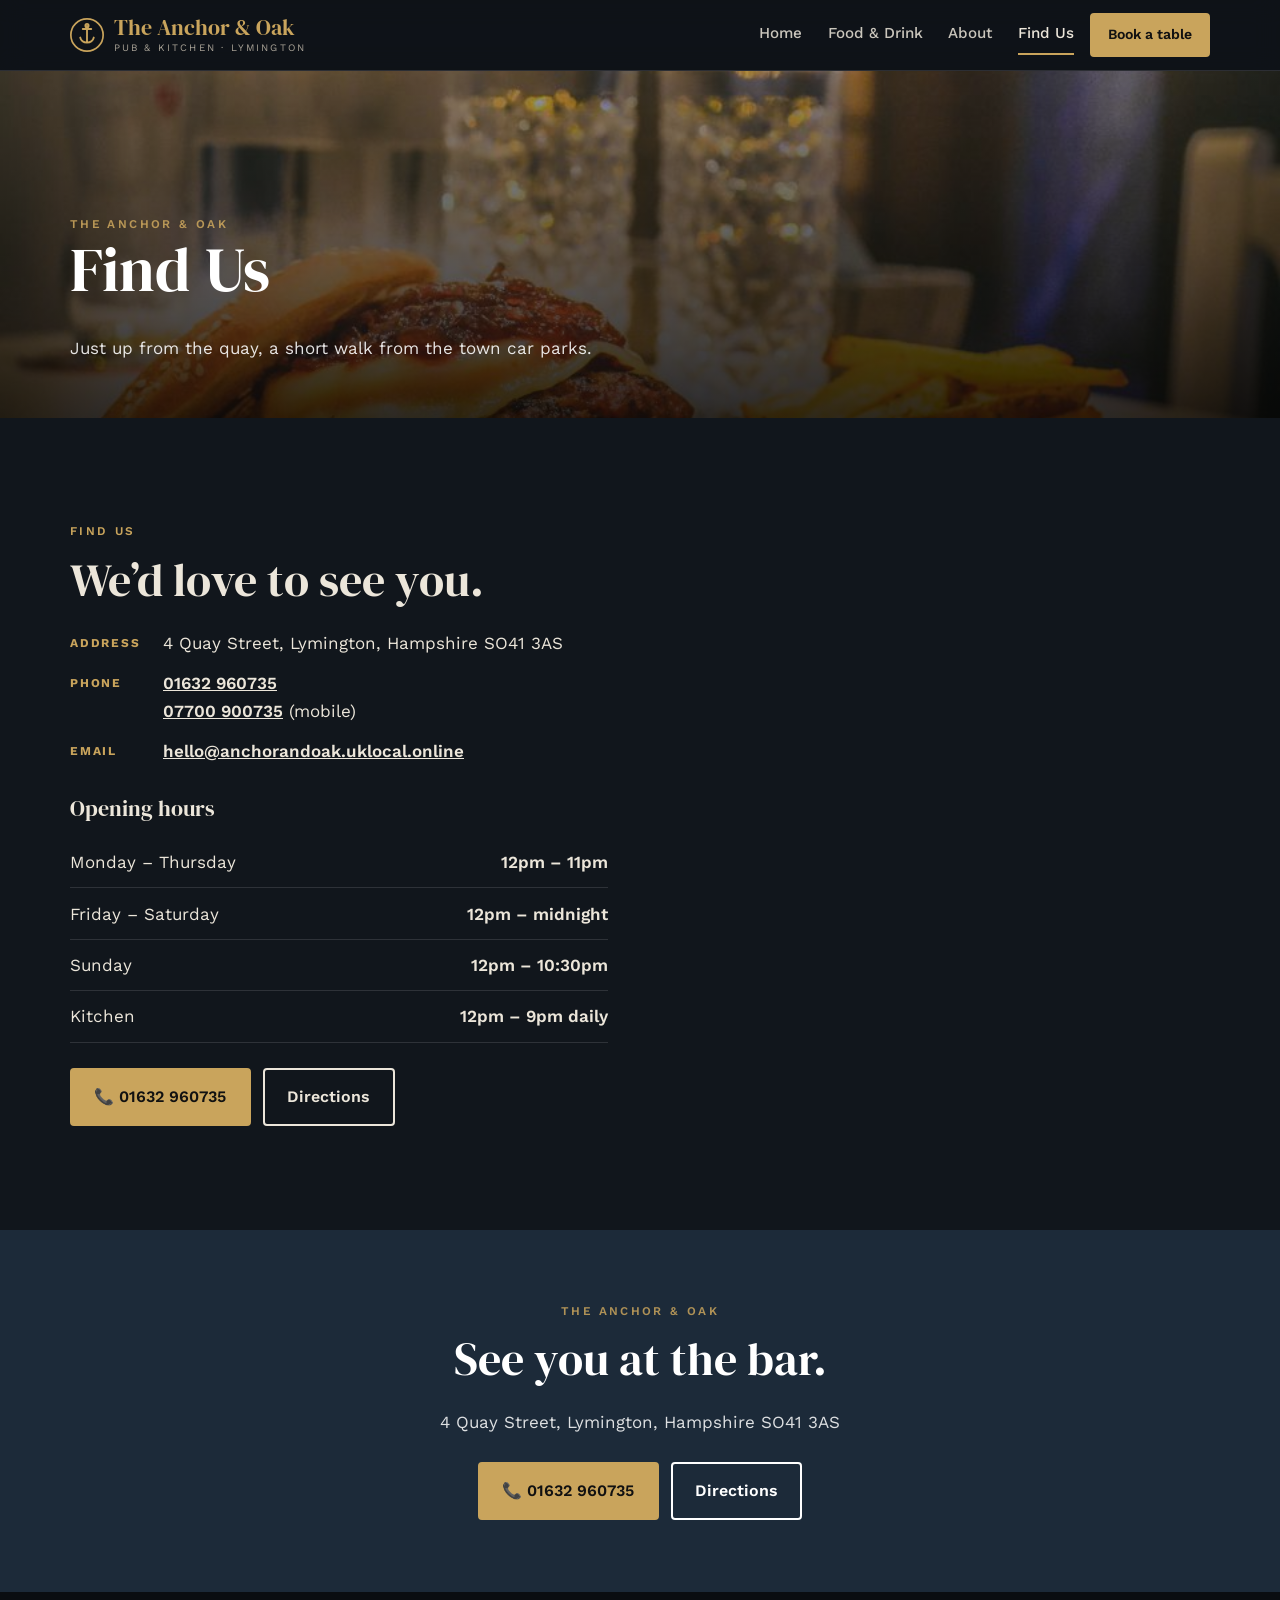
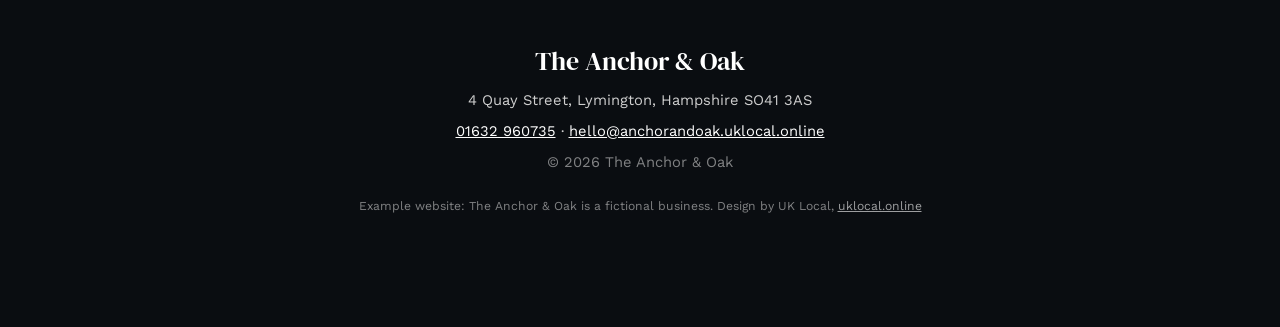
<file: visit.html>
<!doctype html><html lang="en-GB"><head><meta charset="utf-8"><meta name="viewport" content="width=device-width,initial-scale=1">
<title>Find Us | The Anchor &amp; Oak</title><meta name="description" content="4 Quay Street, Lymington, Hampshire SO41 3AS"><meta name="robots" content="noindex"><meta name="theme-color" content="#1c2a39">
<meta property="og:title" content="The Anchor &amp; Oak"><meta property="og:description" content="4 Quay Street, Lymington, Hampshire SO41 3AS"><meta property="og:image" content="https://anchorandoak.uklocal.online/assets/images/b058.jpg">
<link rel="icon" href="data:image/svg+xml,%3Csvg%20viewBox%3D%220%200%2040%2040%22%20xmlns%3D%22http%3A//www.w3.org/2000/svg%22%3E%3Ccircle%20cx%3D%2220%22%20cy%3D%2220%22%20r%3D%2219%22%20fill%3D%22none%22%20stroke%3D%22%23c9a45c%22%20stroke-width%3D%222%22/%3E%3Cpath%20d%3D%22M20%209v20M15%2013h10M12%2023c1%204%204%206%208%206s7-2%208-6%22%20fill%3D%22none%22%20stroke%3D%22%23c9a45c%22%20stroke-width%3D%222.2%22%20stroke-linecap%3D%22round%22/%3E%3Ccircle%20cx%3D%2220%22%20cy%3D%229%22%20r%3D%222%22%20fill%3D%22none%22%20stroke%3D%22%23c9a45c%22%20stroke-width%3D%222%22/%3E%3C/svg%3E">
<link rel="preconnect" href="https://fonts.googleapis.com"><link rel="preconnect" href="https://fonts.gstatic.com" crossorigin>
<link href="https://fonts.googleapis.com/css2?family=DM+Serif+Display&family=Work+Sans:wght@400;500;600;700&display=swap" rel="stylesheet"><link rel="stylesheet" href="css/styles.css"></head><body class="">
<header class="nav"><div class="wrap nav-in"><a class="brand" href="index.html"><svg viewBox="0 0 40 40" aria-hidden="true"><circle cx="20" cy="20" r="19" fill="none" stroke="var(--b)" stroke-width="2"/><path d="M20 9v20M15 13h10M12 23c1 4 4 6 8 6s7-2 8-6" fill="none" stroke="var(--b)" stroke-width="2.2" stroke-linecap="round"/><circle cx="20" cy="9" r="2" fill="none" stroke="var(--b)" stroke-width="2"/></svg><span><b>The Anchor &amp; Oak</b><small>Pub &amp; kitchen · Lymington</small></span></a>
<nav class="links" id="links"><a href="index.html">Home</a><a href="menu.html">Food &amp; Drink</a><a href="about.html">About</a><a href="visit.html" class=on>Find Us</a></nav><a class="btn sm" href="tel:+441632960735">Book a table</a><button class="burger" id="burger" aria-label="Menu"><span></span><span></span><span></span></button></div></header><main><section class="phero"><img src="assets/images/039.jpg" alt=""><div class="shade"></div><div class="wrap rv"><p class="eyebrow">The Anchor &amp; Oak</p><h1>Find Us</h1><p>Just up from the quay, a short walk from the town car parks.</p></div></section>
<section class="s"><div class="wrap two" style="align-items:start"><div class="rv"><p class="eyebrow">Find us</p><h2>We’d love to see you.</h2>
<dl class="info"><dt>Address</dt><dd>4 Quay Street, Lymington, Hampshire SO41 3AS</dd><dt>Phone</dt><dd><a href="tel:+441632960735">01632 960735</a><br><a href="tel:+447700900735">07700 900735</a> (mobile)</dd><dt>Email</dt><dd><a href="mailto:hello@anchorandoak.uklocal.online">hello@anchorandoak.uklocal.online</a></dd></dl><h3 style="margin-top:2rem">Opening hours</h3><table class="hours"><tr><td>Monday – Thursday</td><td>12pm – 11pm</td></tr><tr><td>Friday – Saturday</td><td>12pm – midnight</td></tr><tr><td>Sunday</td><td>12pm – 10:30pm</td></tr><tr><td>Kitchen</td><td>12pm – 9pm daily</td></tr></table>
<div class="cta"><a class="btn" href="tel:+441632960735">📞 01632 960735</a><a class="btn ghost" href="https://www.google.com/maps/search/?api=1&query=Quay+Street%2C+Lymington%2C+Hampshire">Directions</a></div></div><div class="map rv"><iframe title="Map: Quay Street, Lymington, Hampshire" loading="lazy" referrerpolicy="no-referrer-when-downgrade" src="https://www.google.com/maps?q=Quay+Street%2C+Lymington%2C+Hampshire&z=16&output=embed"></iframe></div></div></section><section class="band"><div class="wrap rv"><p class="eyebrow" style="color:var(--b)">The Anchor &amp; Oak</p><h2>See you at the bar.</h2><p>4 Quay Street, Lymington, Hampshire SO41 3AS</p>
<div class="cta"><a class="btn" href="tel:+441632960735">📞 01632 960735</a><a class="btn ghost" style="color:#fff" href="https://www.google.com/maps/search/?api=1&query=Quay+Street%2C+Lymington%2C+Hampshire">Directions</a></div></div></section></main>
<footer class="foot"><div class="wrap"><b>The Anchor &amp; Oak</b><p>4 Quay Street, Lymington, Hampshire SO41 3AS</p>
<p><a href="tel:+441632960735">01632 960735</a> · <a href="mailto:hello@anchorandoak.uklocal.online">hello@anchorandoak.uklocal.online</a></p><p style="opacity:.6">© 2026 The Anchor &amp; Oak</p>
<p class="ex">Example website: The Anchor &amp; Oak is a fictional business. Design by UK Local, <a href="https://uklocal.online/">uklocal.online</a></p></div></footer>
<div class="mbar"><a class="call" href="tel:+441632960735">📞 Call</a><a href="mailto:hello@anchorandoak.uklocal.online">✉️ Email</a><a href="https://www.google.com/maps/search/?api=1&query=Quay+Street%2C+Lymington%2C+Hampshire">📍 Map</a></div>
<div class="lb" id="lb"><button aria-label="Close">×</button><img alt=""><p></p></div><script src="js/main.js"></script></body></html>
</file>
<file: css/styles.css>
:root{--bg:#11161c;--fg:#ece6da;--a:#1c2a39;--b:#c9a45c;--c:#171e27;--r:4px;--f1:'DM Serif Display',Georgia,serif;--f2:'Work Sans',system-ui,sans-serif;--mut:#a9a397;--card:rgba(255,255,255,.05);--line:rgba(255,255,255,.12)}
*{box-sizing:border-box}html{scroll-behavior:smooth}body{margin:0;background:var(--bg);color:var(--fg);font-family:var(--f2);line-height:1.65;-webkit-font-smoothing:antialiased;font-size:17px}
img{max-width:100%;display:block}a{color:inherit}.wrap{width:min(100% - 2.5rem,1140px);margin:auto}
h1,h2,h3{font-family:var(--f1);line-height:1.1;margin:0 0 .5em;font-weight:400;}h2{font-size:clamp(1.9rem,4vw,2.9rem)}h3{font-size:1.35rem}
.eyebrow{text-transform:uppercase;letter-spacing:.2em;font-size:.74rem;font-weight:600;color:var(--b);margin:0 0 .8rem}.center{text-align:center}.sub{color:var(--mut);max-width:640px}.center.sub{margin:0 auto 2.2rem}
.topstrip{background:var(--b);color:#fff;text-align:center;font-weight:600;font-size:.9rem;padding:.45rem 1rem}.topstrip a{color:#fff}
.nav{position:sticky;top:0;z-index:40;background:rgba(14,18,24,.86);backdrop-filter:blur(12px);-webkit-backdrop-filter:blur(12px);border-bottom:1px solid var(--line)}.nav-in{display:flex;align-items:center;gap:1rem;height:70px}
.brand{text-decoration:none;display:flex;align-items:center;gap:.6rem;margin-right:auto}.brand svg{width:34px;height:34px;flex:none}.brand span{display:flex;flex-direction:column;line-height:1}.brand b{font-family:var(--f1);font-size:1.4rem;color:var(--b);font-weight:400;}.brand small{font-size:.62rem;letter-spacing:.22em;text-transform:uppercase;color:var(--mut);margin-top:4px}
.links{display:flex;gap:1.6rem}.links a{text-decoration:none;font-weight:500;font-size:.95rem;opacity:.85;padding:6px 0;border-bottom:2px solid transparent}.links a:hover,.links a.on{opacity:1;border-color:var(--b)}
.btn{display:inline-flex;align-items:center;gap:.45rem;text-decoration:none;font-weight:600;padding:.85rem 1.4rem;border-radius:var(--r);background:var(--b);color:#111;border:2px solid var(--b);transition:.25s;font-family:var(--f2);font-size:1rem}.btn:hover{transform:translateY(-2px);filter:brightness(1.07)}.btn.ghost{background:transparent;color:inherit;border-color:currentColor}.btn.sm{padding:.55rem 1rem;font-size:.88rem}.btn.alt{background:var(--a);border-color:var(--a);color:#fff}
.burger{display:none;background:none;border:0;width:42px;height:42px;cursor:pointer;color:inherit;padding:0}.burger span{display:block;height:2px;background:currentColor;margin:7px 8px;transition:.3s}
@media(max-width:860px){.links{position:fixed;inset:70px 0 auto 0;flex-direction:column;gap:0;background:var(--bg);padding:.5rem 1.25rem 1.25rem;transform:translateY(-150%);transition:.35s;box-shadow:0 20px 40px rgba(0,0,0,.2)}.links.open{transform:none}.links a{padding:14px 0;border-bottom:1px solid var(--line);font-size:1.05rem}.burger{display:block}.nav .btn.sm{display:none}}
.hero{position:relative;color:#fff;overflow:hidden}.hero .bgimg{position:absolute;inset:0;width:100%;height:100%;object-fit:cover;animation:kb 18s ease-out both}@keyframes kb{from{transform:scale(1.12)}to{transform:scale(1)}}
.hero .shade{position:absolute;inset:0;background:linear-gradient(180deg,rgba(0,0,0,.25) 0%,rgba(0,0,0,.4) 45%,rgba(0,0,0,.86) 100%)}.hero-in{position:relative;max-width:760px}
.hero.full{min-height:clamp(580px,90vh,860px);display:flex;align-items:flex-end}.hero.full .hero-in{padding:clamp(7rem,22vh,12rem) 0 4.5rem}
.hero h1{font-size:clamp(2.5rem,7vw,4.8rem);margin-bottom:.5rem}.hero h1 em{font-style:normal;color:var(--b)}.hero .lead{font-size:1.15rem;opacity:.94;max-width:600px;margin:0}
.cta{display:flex;flex-wrap:wrap;gap:.75rem;margin-top:1.6rem}.badges{display:flex;flex-wrap:wrap;gap:.5rem;margin-top:1.8rem}.badges span{font-size:.8rem;padding:.4rem .85rem;border-radius:99px;background:rgba(255,255,255,.14);border:1px solid rgba(255,255,255,.3);backdrop-filter:blur(6px)}
.hero.split{color:var(--fg);background:var(--c)}.hero.split .grid2{display:grid;grid-template-columns:1.05fr 1fr;align-items:center;gap:3rem;min-height:clamp(560px,82vh,760px);padding:3rem 0}.hero.split .badges span{background:var(--bg);border-color:var(--line);color:var(--fg)}.hero.split h1 em{color:var(--b)}
.hero.split .pic{position:relative;height:clamp(420px,70vh,620px)}.hero.split .pic img{position:absolute;object-fit:cover;border-radius:var(--r);box-shadow:0 30px 60px rgba(0,0,0,.18)}.hero.split .pic .p1{top:0;left:0;width:82%;height:86%}.hero.split .pic .p2{right:0;bottom:0;width:48%;height:46%;border:6px solid var(--c)}
.hcard{position:absolute;left:-6%;bottom:8%;background:var(--bg);color:var(--fg);border-radius:var(--r);padding:.9rem 1.2rem;box-shadow:0 18px 40px rgba(0,0,0,.18);font-size:.9rem;line-height:1.35}.hcard b{display:block;font-family:var(--f1);font-size:1.15rem;color:var(--a)}
.hero.block{background:var(--a)}.hero.block .grid2{display:grid;grid-template-columns:1.1fr 1fr;min-height:clamp(560px,80vh,760px)}.hero.block .hero-in{padding:4rem clamp(1.25rem,5vw,4.5rem) 4rem max(1.25rem,calc((100vw - 1140px)/2));align-self:center;max-width:none}.hero.block .pic{position:relative;min-height:340px}.hero.block .pic img{position:absolute;inset:0;width:100%;height:100%;object-fit:cover}.hero.block .pic .tag{position:absolute;left:1.2rem;bottom:1.2rem;background:var(--b);color:#fff;font-weight:700;padding:.6rem 1rem;border-radius:var(--r);font-size:.95rem}
.hero.block h1{font-size:clamp(2.6rem,6.5vw,4.9rem);line-height:1}
@media(max-width:860px){.hero.split .grid2{grid-template-columns:1fr;gap:2rem;min-height:0;padding:2rem 0 3rem}.hero.split .pic{height:360px;order:-1}.hcard{left:auto;right:4%;bottom:-4%}.hero.block .grid2{grid-template-columns:1fr}.hero.block .pic{order:-1;min-height:260px}.hero.block .hero-in{padding:2.5rem 1.25rem 3rem}}
section.s{padding:clamp(4rem,9vw,6.5rem) 0}.alt{background:var(--c)}.two{display:grid;grid-template-columns:1fr 1fr;gap:clamp(2rem,5vw,4.5rem);align-items:center}
@media(max-width:860px){.two{grid-template-columns:1fr}}
.stack{position:relative;min-height:440px;margin:0}.stack img{position:absolute;object-fit:cover;border-radius:var(--r);box-shadow:0 24px 50px rgba(0,0,0,.2)}.stack .a1{left:0;top:0;width:72%;height:80%}.stack .a2{right:0;bottom:0;width:52%;height:56%;border:6px solid var(--bg)}
.ticks{list-style:none;padding:0;margin:1.2rem 0 0}.ticks li{padding:.45rem 0 .45rem 1.8rem;position:relative}.ticks li:before{content:'';position:absolute;left:0;top:.95rem;width:10px;height:10px;border-radius:50%;background:var(--b)}
.feats{display:grid;grid-template-columns:repeat(auto-fit,minmax(240px,1fr));gap:1.2rem}.feat{background:var(--card);border-radius:var(--r);overflow:hidden;box-shadow:0 10px 30px rgba(0,0,0,.08);transition:.3s}.feat:hover{transform:translateY(-5px)}.feat img{width:100%;aspect-ratio:4/3;object-fit:cover}.feat div{padding:1.1rem 1.25rem 1.3rem}.feat p{margin:0;color:var(--mut);font-size:.95rem}.feat h3{margin-bottom:.25rem}.feat .price{display:inline-block;margin-top:.7rem;font-weight:700;color:var(--b);font-size:.95rem}
.feats.ov .feat{position:relative;aspect-ratio:3/4;box-shadow:none}.feats.ov .feat img{position:absolute;inset:0;height:100%;aspect-ratio:auto}.feats.ov .feat div{position:absolute;inset:auto 0 0 0;padding:4rem 1.3rem 1.3rem;background:linear-gradient(transparent,rgba(0,0,0,.9));color:#fff}.feats.ov .feat p{color:#ddd}@media(max-width:860px){.feats.ov .feat{aspect-ratio:4/3}}
.strip{display:grid;grid-template-columns:2fr 1fr 1fr;grid-auto-rows:220px;gap:10px}.strip a:first-child{grid-row:span 2}.strip img{width:100%;height:100%;object-fit:cover;transition:.4s}.strip a{overflow:hidden;border-radius:var(--r)}.strip a:hover img{transform:scale(1.06)}@media(max-width:700px){.strip{grid-template-columns:1fr 1fr;grid-auto-rows:150px}}
.quotes{display:grid;grid-template-columns:repeat(auto-fit,minmax(260px,1fr));gap:1.2rem}.quotes blockquote{margin:0;padding:1.6rem;background:var(--card);border-radius:var(--r);border-top:3px solid var(--b);font-family:var(--f1);font-size:1.18rem;line-height:1.45;font-style:italic}.quotes .stars{color:var(--b);letter-spacing:.15em;font-style:normal;font-size:1rem;display:block;margin-bottom:.4rem}.quotes cite{display:block;margin-top:.9rem;font-family:var(--f2);font-style:normal;font-size:.8rem;color:var(--mut);letter-spacing:.1em;text-transform:uppercase}
.exnote{font-size:.8rem;color:var(--mut);text-align:center;margin-top:1.4rem}
.band{background:var(--a);color:#fff;text-align:center;padding:4.5rem 0}.band h2{color:#fff}.band p{opacity:.85}.band .cta{justify-content:center}
.phero{position:relative;color:#fff;padding:9rem 0 3.5rem;overflow:hidden}.phero img{position:absolute;inset:0;width:100%;height:100%;object-fit:cover}.phero .shade{position:absolute;inset:0;background:linear-gradient(180deg,rgba(0,0,0,.3),rgba(0,0,0,.8))}.phero .wrap{position:relative}.phero h1{font-size:clamp(2.3rem,6vw,3.9rem)}.phero p{opacity:.88;margin:0}
.menu{display:grid;grid-template-columns:repeat(auto-fit,minmax(320px,1fr));gap:1.4rem}.mcard{background:var(--card);padding:1.8rem;border-radius:var(--r);box-shadow:0 8px 24px rgba(0,0,0,.06);border-left:4px solid var(--b)}.mcard h3{margin:0}.mcard .mnote{color:var(--mut);font-size:.9rem;margin:.1rem 0 .9rem}.mcard ul{list-style:none;padding:0;margin:0}.mcard li{display:flex;align-items:baseline;gap:.6rem;padding:.6rem 0;border-bottom:1px dashed var(--line)}.mcard li:last-child{border:0}.mcard li span{flex:1}.mcard li b{white-space:nowrap;color:var(--b);font-weight:700}
.note{font-size:.9rem;color:var(--mut);text-align:center;margin-top:2rem}
.events{display:grid;grid-template-columns:repeat(auto-fit,minmax(220px,1fr));gap:1rem}.ev{border:1px solid var(--line);border-radius:var(--r);padding:1.4rem;background:var(--card)}.ev b{display:block;font-family:var(--f1);font-size:1.5rem;color:var(--b);font-weight:400}.ev span{color:var(--fg);opacity:.85}
.svcs{display:grid;grid-template-columns:repeat(auto-fit,minmax(300px,1fr));gap:1.2rem}.svc{display:grid;grid-template-columns:120px 1fr;background:#fff;border:1px solid var(--line);border-radius:var(--r);overflow:hidden;box-shadow:0 6px 18px rgba(15,27,45,.06);transition:.25s}.svc:hover{transform:translateY(-4px);box-shadow:0 14px 30px rgba(15,27,45,.12)}.svc img{width:100%;height:100%;object-fit:cover}.svc div{padding:1.1rem 1.2rem}.svc h3{margin:0 0 .2rem;font-size:1.45rem}.svc p{margin:0;color:var(--mut);font-size:.95rem;line-height:1.45}.svc .price{display:inline-block;margin-top:.6rem;background:var(--c);color:var(--a);font-weight:700;font-size:.85rem;padding:.25rem .7rem;border-radius:99px}
.svcs.big .svc{grid-template-columns:1fr}.svcs.big .svc img{aspect-ratio:16/9;height:auto}
.steps{display:grid;grid-template-columns:repeat(3,1fr);gap:1.2rem;counter-reset:s}.step{background:#fff;border-radius:var(--r);padding:1.6rem;border-top:4px solid var(--b);box-shadow:0 6px 18px rgba(15,27,45,.06)}.step:before{counter-increment:s;content:counter(s);display:grid;place-items:center;width:44px;height:44px;border-radius:50%;background:var(--a);color:#fff;font-family:var(--f1);font-size:1.4rem;font-weight:700;margin-bottom:.8rem}.step h3{margin:0 0 .3rem}.step p{margin:0;color:var(--mut)}@media(max-width:860px){.steps{grid-template-columns:1fr}}
.chips{display:flex;flex-wrap:wrap;gap:.5rem;margin:1.2rem 0}.chips span{background:#fff;border:1px solid var(--line);border-radius:99px;padding:.4rem .9rem;font-weight:500;font-size:.92rem}
.gal{columns:3 260px;column-gap:10px}.gal a{display:block;margin-bottom:10px;border-radius:var(--r);overflow:hidden;break-inside:avoid}.gal img{width:100%;transition:.4s}.gal a:hover img{transform:scale(1.04)}
.lb{position:fixed;inset:0;background:rgba(0,0,0,.92);display:none;align-items:center;justify-content:center;z-index:99;padding:1rem}.lb.on{display:flex}.lb img{max-height:86vh;max-width:94vw;border-radius:6px}.lb p{position:absolute;bottom:1.2rem;color:#fff;width:100%;text-align:center;margin:0}.lb button{position:absolute;top:1rem;right:1rem;background:none;border:0;color:#fff;font-size:2.2rem;cursor:pointer}
dl.info{display:grid;grid-template-columns:auto minmax(0,1fr);gap:.75rem 1.4rem;margin:1.4rem 0}dl.info dt{font-weight:700;color:var(--b);text-transform:uppercase;font-size:.75rem;letter-spacing:.15em;padding-top:.3rem}dl.info dd{margin:0;min-width:0;overflow-wrap:anywhere}dl.info a{color:inherit;font-weight:600}
.hours{width:100%;border-collapse:collapse;margin:1rem 0}.hours td{padding:.7rem 0;border-bottom:1px solid var(--line)}.hours td:last-child{text-align:right;font-weight:600}
.map iframe{width:100%;height:440px;border:0;border-radius:var(--r);filter:grayscale(.3) invert(.9) hue-rotate(180deg)}
.foot{background:#0a0d11;color:#cfcfcf;padding:3rem 0 6.5rem;text-align:center;font-size:.92rem}.foot b{font-family:var(--f1);font-size:1.6rem;color:#fff;font-weight:400;}.foot a{color:#fff}.foot p{margin:.4rem 0}.foot .ex{margin-top:1.4rem;font-size:.76rem;opacity:.6}
.mbar{position:fixed;left:0;right:0;bottom:0;display:none;z-index:50;background:var(--a);box-shadow:0 -6px 20px rgba(0,0,0,.2);padding-bottom:env(safe-area-inset-bottom)}.mbar a{flex:1;text-align:center;color:#fff;text-decoration:none;font-weight:600;padding:14px 4px;font-size:.95rem}.mbar a.call{background:var(--b);color:#111}.mbar a+a{border-left:1px solid rgba(255,255,255,.18)}@media(max-width:860px){.mbar{display:flex}}
.rv{opacity:0;transform:translateY(26px);transition:opacity .8s ease,transform .8s ease}.rv.in{opacity:1;transform:none}
@media(prefers-reduced-motion:reduce){.rv{opacity:1;transform:none;transition:none}.hero .bgimg{animation:none}}
</file>
